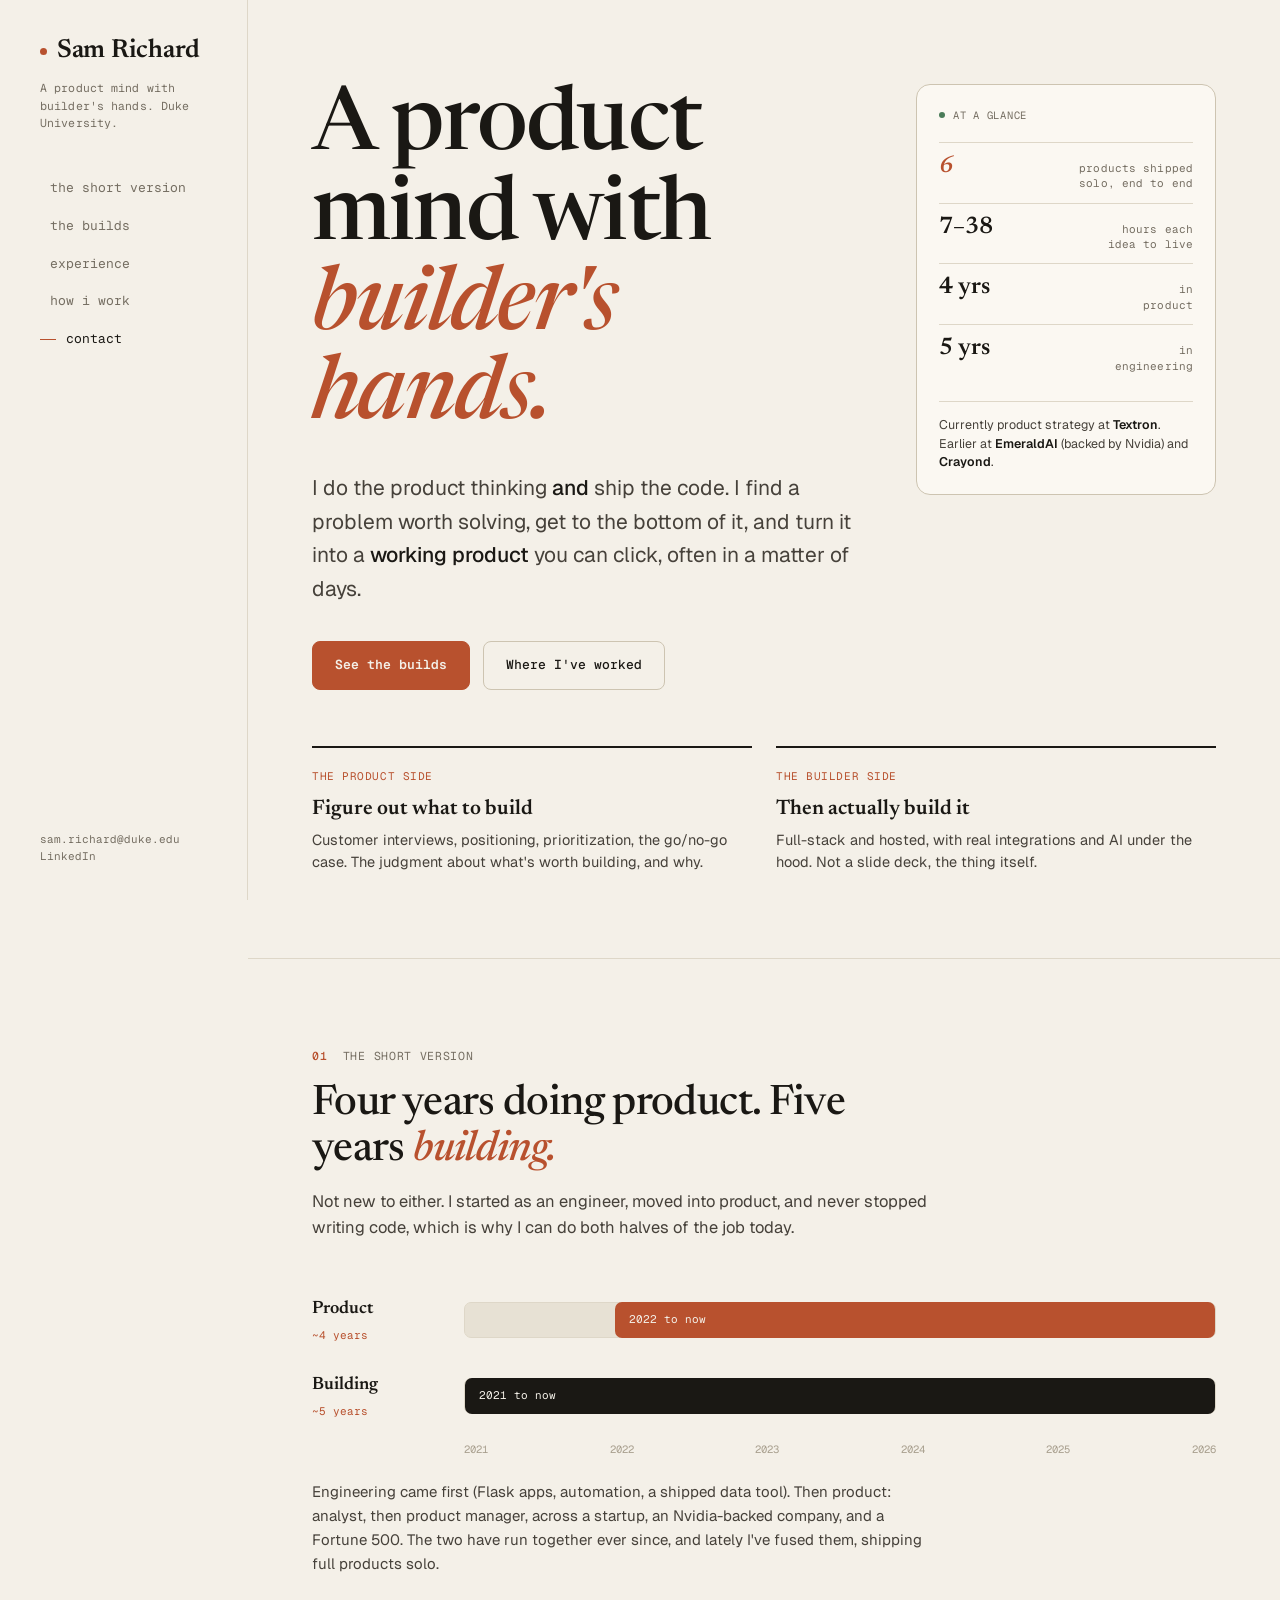
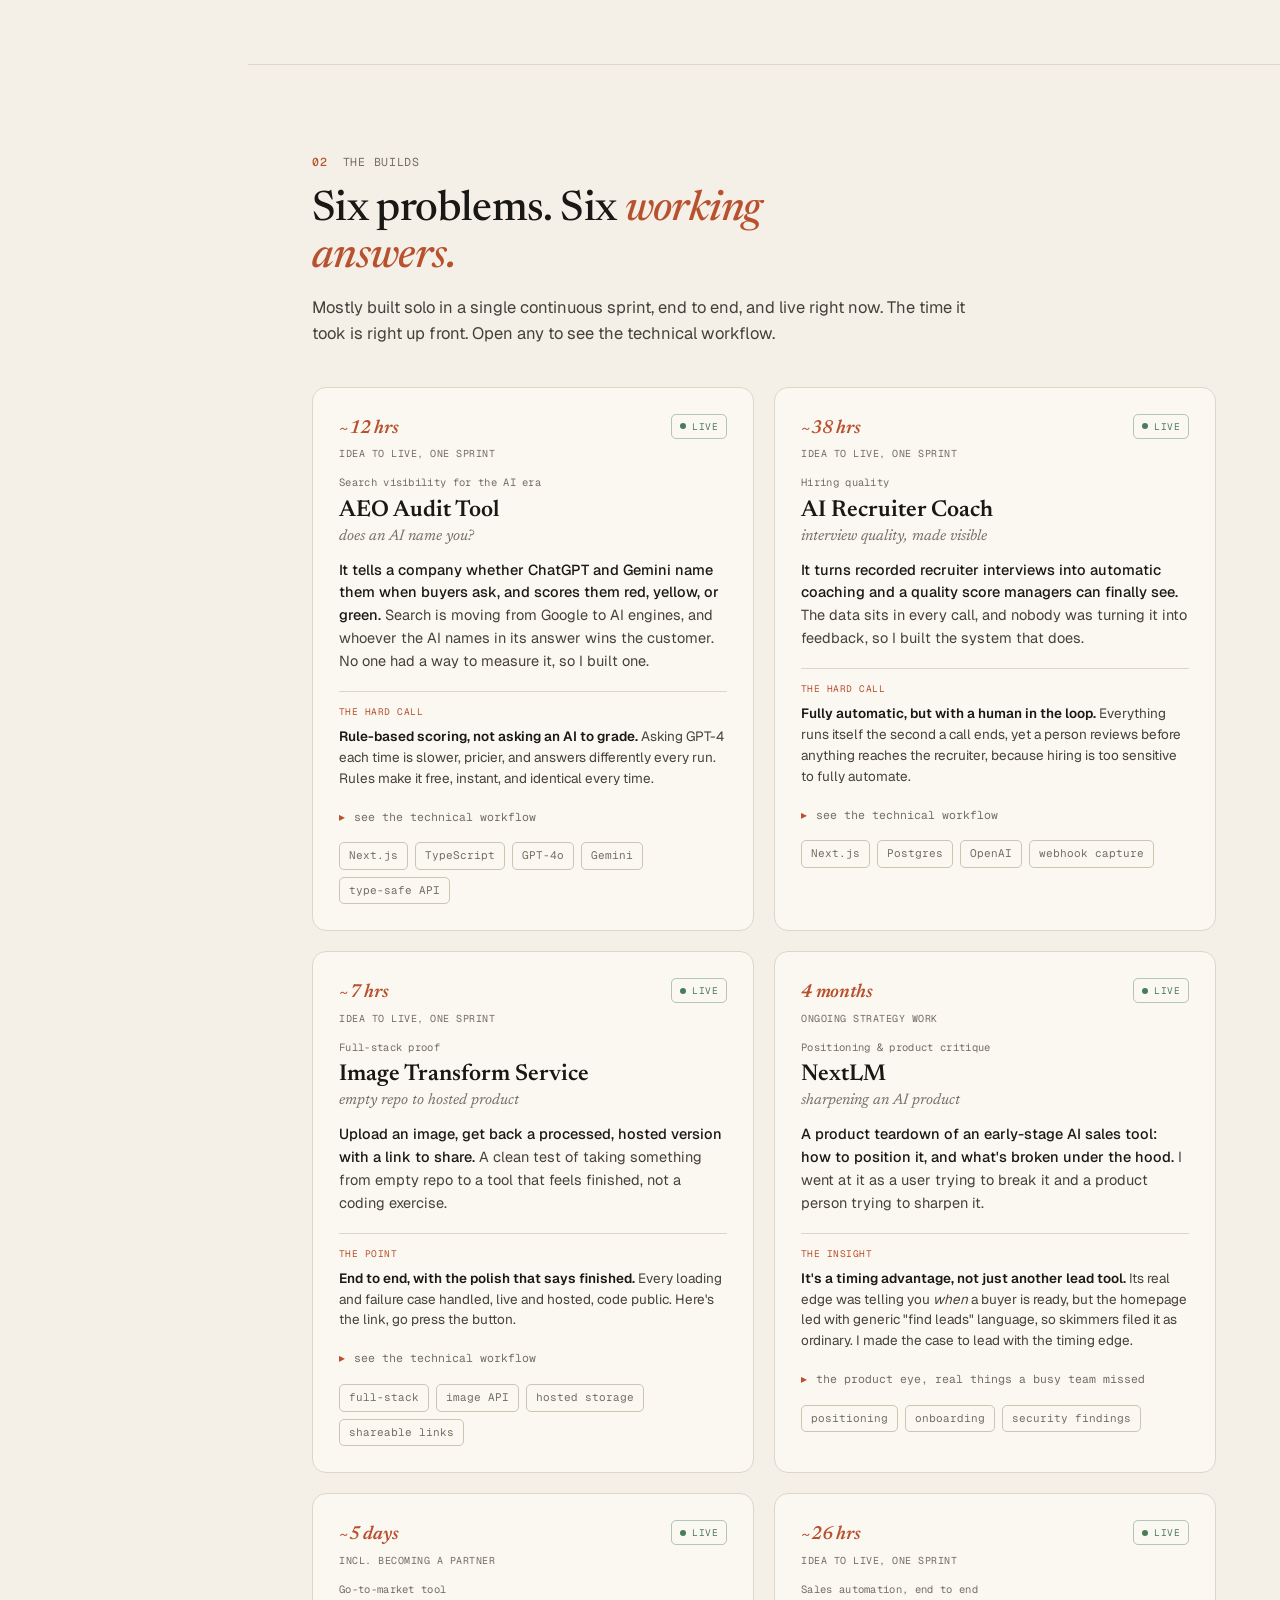
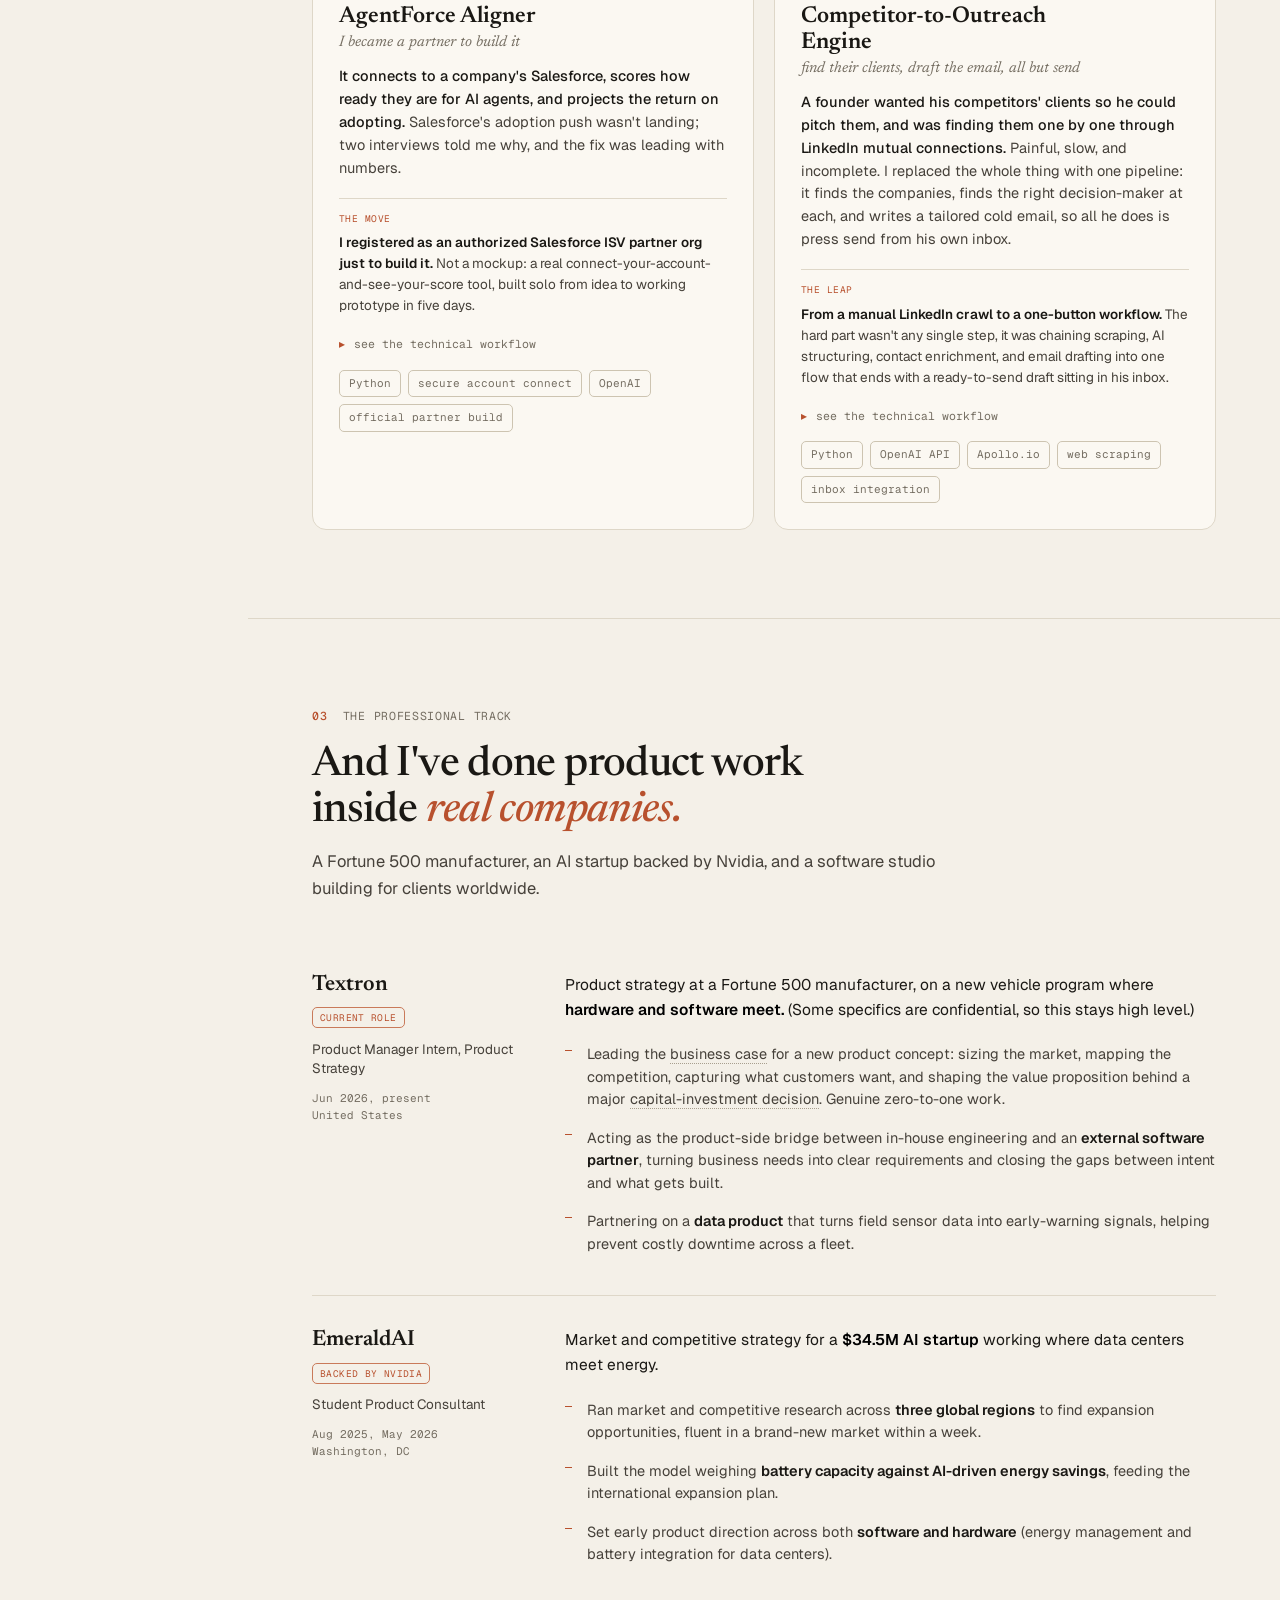
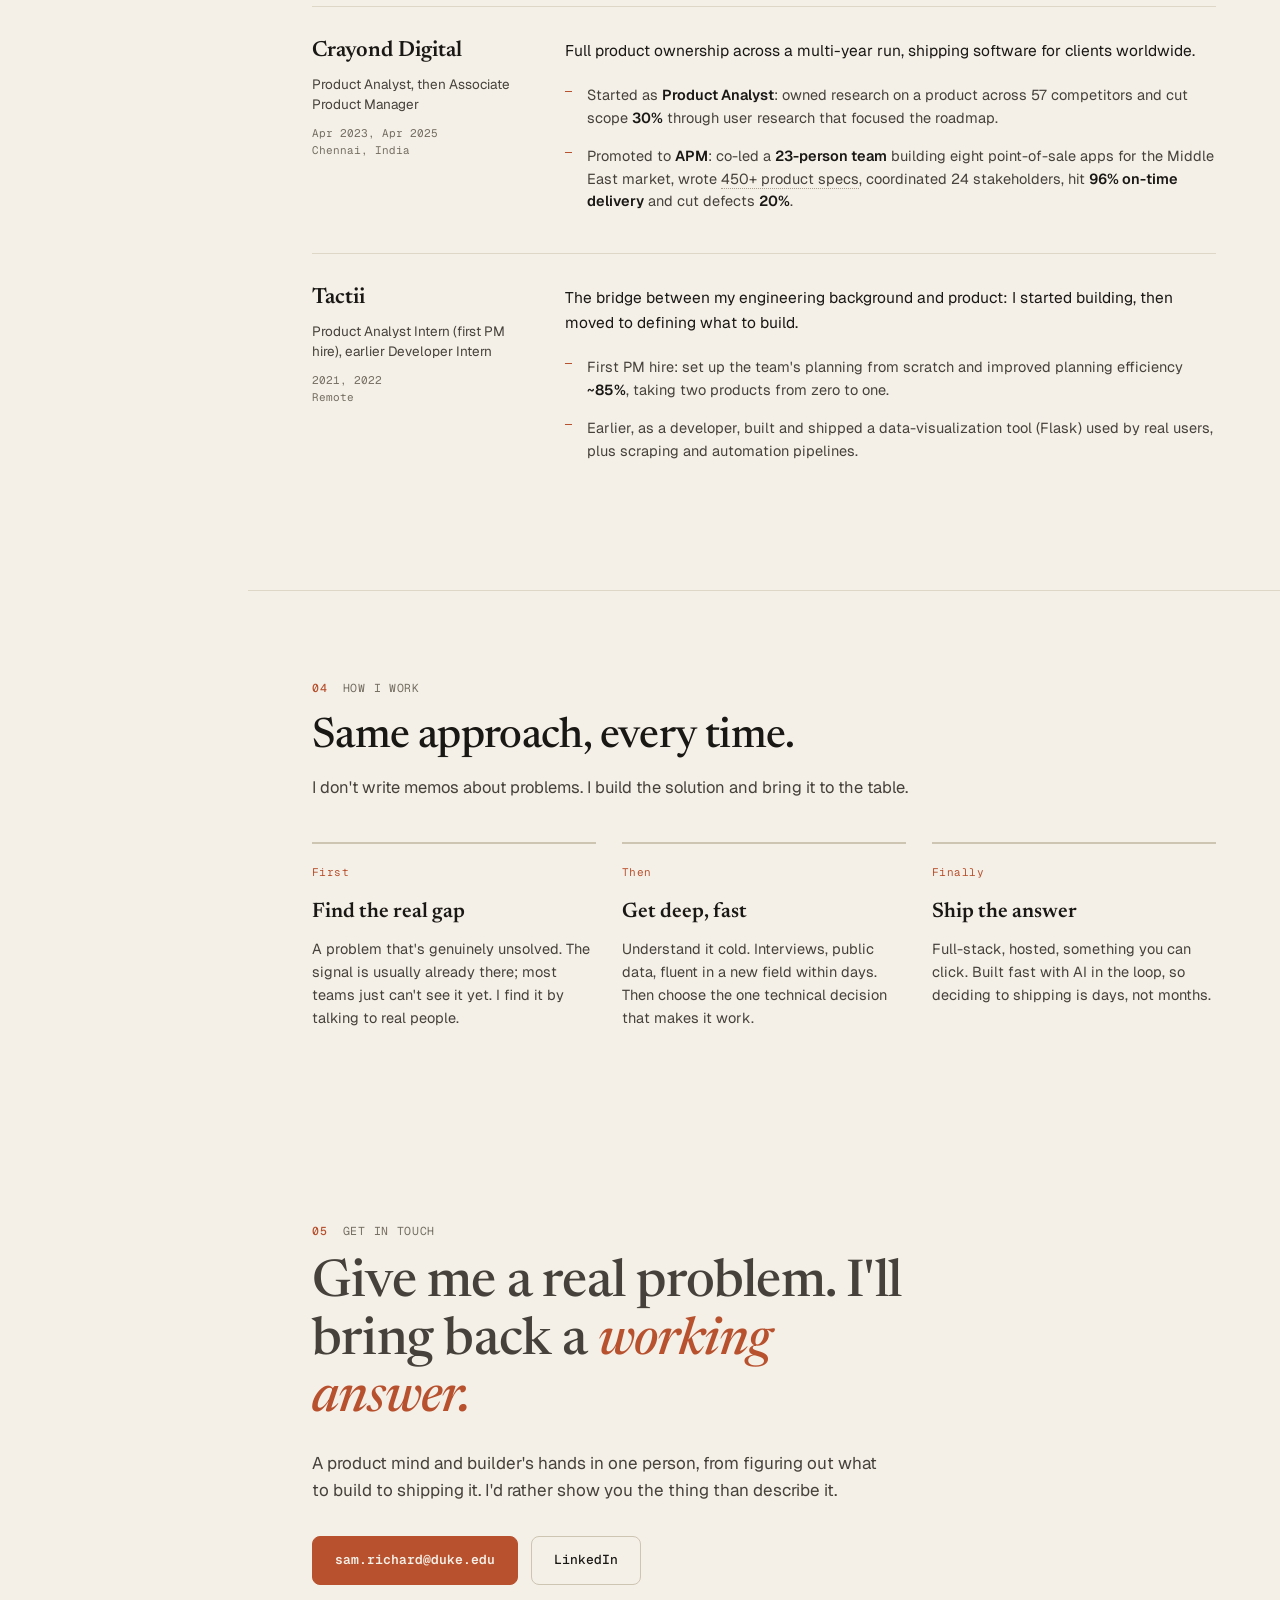
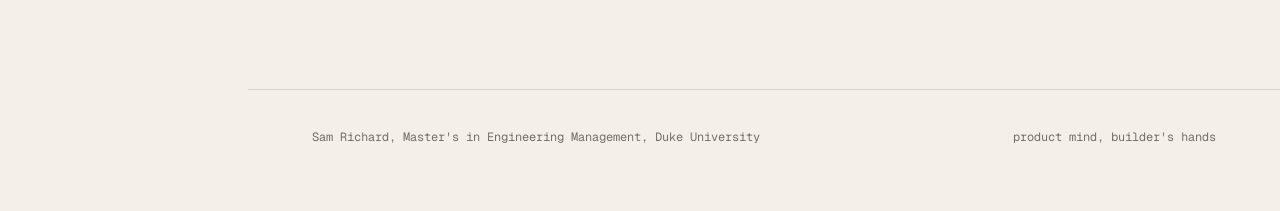
<file: index.html>
<!DOCTYPE html>
<html lang="en">
<head>
<meta charset="UTF-8" />
<meta name="viewport" content="width=device-width, initial-scale=1.0" />
<title>Sam Richard, product mind, builder's hands</title>
<link rel="icon" type="image/svg+xml" href="[data-uri]">
<meta name="description" content="Sam Richard, a product manager who builds. Six live products, shipped solo. Product strategy at Textron, EmeraldAI (backed by Nvidia), and Crayond.">
<link rel="preconnect" href="https://fonts.googleapis.com">
<link rel="preconnect" href="https://fonts.gstatic.com" crossorigin>
<link href="https://fonts.googleapis.com/css2?family=Newsreader:ital,opsz,wght@0,6..72,400;0,6..72,500;0,6..72,600;1,6..72,400;1,6..72,500&family=Geist:wght@300;400;450;500;600&family=Geist+Mono:wght@400;500&display=swap" rel="stylesheet">
<style>
  :root{
    /* warm paper ground, near-black ink, one accent */
    --paper:#F4F0E8;
    --paper-1:#EFEAE0;
    --paper-2:#E7E1D4;
    --card:#FBF8F2;
    --line:#DED7C8;
    --line-2:#CDC4B1;
    --ink:#1A1814;
    --ink-2:#46413A;
    --ink-3:#756E62;
    --ink-4:#A89F8E;
    /* the one accent: deep terracotta/sienna, warm but serious */
    --acc:#B8512E;
    --acc-2:#9C4426;
    --acc-soft:#C97A5A;
    --ok:#4A7C59;
    --serif:'Newsreader',Georgia,serif;
    --sans:'Geist',system-ui,sans-serif;
    --mono:'Geist Mono',ui-monospace,monospace;
  }
  *{box-sizing:border-box;margin:0;padding:0;}
  html{scroll-behavior:smooth;-webkit-text-size-adjust:100%;}
  body{background:var(--paper);color:var(--ink);font-family:var(--sans);font-weight:400;line-height:1.6;
    -webkit-font-smoothing:antialiased;overflow-x:hidden;}
  a{color:inherit;text-decoration:none;}
  ::selection{background:var(--acc);color:var(--paper);}

  /* shell: pinned left rail + wide content (Direction A) */
  .shell{display:grid;grid-template-columns:248px 1fr;max-width:1340px;margin:0 auto;}
  .rail{position:sticky;top:0;align-self:start;height:100vh;
    padding:38px 28px 34px 40px;border-right:1px solid var(--line);
    display:flex;flex-direction:column;}
  .rail .rname{font-family:var(--serif);font-size:26px;font-weight:600;letter-spacing:-.01em;line-height:1.05;display:flex;align-items:center;gap:10px;}
  .rail .rname .p{width:7px;height:7px;border-radius:50%;background:var(--acc);flex-shrink:0;}
  .rail .rtag{font-family:var(--mono);font-size:11.5px;color:var(--ink-3);line-height:1.5;margin-top:14px;letter-spacing:.01em;}
  .rail nav.rnav{margin-top:40px;display:flex;flex-direction:column;gap:3px;}
  .rail nav.rnav a{font-family:var(--mono);font-size:13px;color:var(--ink-3);padding:7px 0;transition:.18s;display:flex;align-items:center;gap:10px;}
  .rail nav.rnav a::before{content:"";width:0;height:1px;background:var(--acc);transition:.18s;}
  .rail nav.rnav a:hover,.rail nav.rnav a.active{color:var(--ink);}
  .rail nav.rnav a:hover::before,.rail nav.rnav a.active::before{width:16px;}
  .rail .rfoot{margin-top:auto;font-family:var(--mono);font-size:11px;color:var(--ink-4);line-height:1.6;}
  .rail .rfoot a{color:var(--ink-3);}.rail .rfoot a:hover{color:var(--acc);}

  .content{min-width:0;}
  .wrap{max-width:none;margin:0;padding:0 64px;}
  @media(max-width:980px){
    .shell{grid-template-columns:1fr;max-width:100%;}
    .rail{position:sticky;top:0;height:auto;flex-direction:row;align-items:center;justify-content:space-between;
      padding:0 24px;border-right:none;border-bottom:1px solid var(--line);z-index:40;
      backdrop-filter:blur(12px);background:rgba(244,240,232,.85);min-height:60px;}
    .rail .rtag,.rail .rfoot{display:none;}
    .rail .rname{font-size:19px;}
    .rail nav.rnav{margin-top:0;flex-direction:row;gap:20px;}
    .rail nav.rnav a::before{display:none;}
    .wrap{max-width:100%;padding:0 24px;}
  }
  @media(max-width:560px){.rail nav.rnav a:not(.cta){display:none;}}

  /* hero */
  .hero{padding:84px 0 84px;}
  .herotop{display:grid;grid-template-columns:1fr 300px;gap:48px;align-items:start;}
  .herotop .hleft{min-width:0;}
  @media(max-width:1040px){.herotop{grid-template-columns:1fr;gap:36px;}}

  /* at-a-glance card */
  .glance{border:1px solid var(--line-2);border-radius:14px;background:var(--card);padding:22px 22px;}
  .glance .gh{font-family:var(--mono);font-size:10.5px;letter-spacing:.07em;text-transform:uppercase;color:var(--ink-3);margin-bottom:18px;display:flex;align-items:center;gap:8px;}
  .glance .gh .live{width:6px;height:6px;border-radius:50%;background:var(--ok);}
  .grow{display:flex;justify-content:space-between;align-items:baseline;gap:14px;padding:11px 0;border-top:1px solid var(--line);}
  .grow:first-of-type{border-top:none;padding-top:0;}
  .grow .gnum{font-family:var(--serif);font-size:24px;font-weight:600;color:var(--ink);line-height:1;}
  .grow .gnum.acc{color:var(--acc);font-style:italic;}
  .grow .glab{font-family:var(--mono);font-size:11px;color:var(--ink-3);text-align:right;line-height:1.4;letter-spacing:.01em;}
  .glance .gfoot{margin-top:16px;padding-top:14px;border-top:1px solid var(--line);font-size:12.5px;color:var(--ink-2);line-height:1.5;}
  .glance .gfoot b{color:var(--ink);font-weight:600;}
  .kick{font-family:var(--mono);font-size:12px;letter-spacing:.06em;color:var(--ink-3);text-transform:uppercase;margin-bottom:28px;}
  h1.head{font-family:var(--serif);font-weight:500;font-size:clamp(46px,7.6vw,88px);line-height:1.02;
    letter-spacing:-.02em;margin-bottom:28px;max-width:16ch;}
  h1.head em{font-style:italic;color:var(--acc);font-weight:500;}
  .lede{font-size:clamp(17px,2.1vw,21px);color:var(--ink-2);max-width:52ch;line-height:1.6;margin-bottom:36px;}
  .lede b{color:var(--ink);font-weight:500;}
  .cta{display:flex;gap:13px;flex-wrap:wrap;}
  .btn{font-family:var(--mono);font-size:13px;font-weight:500;padding:13px 22px;border-radius:8px;
    border:1px solid var(--line-2);color:var(--ink);background:transparent;transition:.18s;display:inline-flex;gap:8px;align-items:center;}
  .btn:hover{border-color:var(--ink);}
  .btn.p{background:var(--acc);color:var(--paper);border-color:var(--acc);font-weight:600;}
  .btn.p:hover{background:var(--acc-2);}

  /* identity duo */
  .duo{margin-top:56px;display:grid;grid-template-columns:1fr 1fr;gap:24px;}
  .duo .d{padding-top:20px;border-top:2px solid var(--ink);}
  .duo .d .lab{font-family:var(--mono);font-size:11px;letter-spacing:.05em;text-transform:uppercase;color:var(--acc);margin-bottom:11px;}
  .duo .d h3{font-family:var(--serif);font-size:21px;font-weight:600;margin-bottom:7px;line-height:1.2;}
  .duo .d p{color:var(--ink-2);font-size:14.5px;line-height:1.55;}
  @media(max-width:600px){.duo{grid-template-columns:1fr;gap:28px;}}

  /* sections */
  section.S{padding:88px 0;border-top:1px solid var(--line);}
  .eye{font-family:var(--mono);font-size:11.5px;letter-spacing:.06em;text-transform:uppercase;color:var(--ink-3);margin-bottom:16px;}
  .eye b{color:var(--acc);font-weight:500;}
  .stt{font-family:var(--serif);font-size:clamp(28px,4vw,42px);line-height:1.1;letter-spacing:-.015em;margin-bottom:14px;max-width:22ch;font-weight:500;}
  .stt em{font-style:italic;color:var(--acc);}
  .ssub{color:var(--ink-2);max-width:60ch;font-size:16.5px;line-height:1.6;}

  /* builds, cut hard */
  .plist{margin-top:40px;display:grid;grid-template-columns:1fr 1fr;gap:20px;}
  .proj{padding:26px 26px;border:1px solid var(--line);border-radius:14px;background:var(--card);display:flex;flex-direction:column;}
  .proj:first-child{border-top:1px solid var(--line);}
  .phead{display:flex;justify-content:space-between;align-items:flex-start;gap:14px;margin-bottom:14px;}
  .phead .l{min-width:0;}
  .pcat{font-family:var(--mono);font-size:10.5px;color:var(--ink-3);letter-spacing:.03em;margin-bottom:7px;}
  .ptitle{font-family:var(--serif);font-size:23px;font-weight:600;line-height:1.12;}
  .ptitle .tag{display:block;font-style:italic;font-weight:400;color:var(--ink-3);font-size:.66em;margin-left:0;margin-top:4px;}
  .pstat{font-family:var(--mono);font-size:9.5px;letter-spacing:.05em;color:var(--ok);white-space:nowrap;
    border:1px solid rgba(74,124,89,.4);border-radius:5px;padding:4px 8px;display:inline-flex;gap:6px;align-items:center;flex-shrink:0;}
  .pstat .dot{width:6px;height:6px;border-radius:50%;background:var(--ok);}

  .spark{font-size:14.5px;line-height:1.58;color:var(--ink-2);margin-bottom:14px;max-width:none;}
  .spark b{color:var(--ink);font-weight:500;}
  .proofline{font-size:13.5px;line-height:1.55;color:var(--ink-2);max-width:none;display:flex;flex-direction:column;gap:6px;
    border-top:1px solid var(--line);padding-top:13px;margin-top:4px;}
  .proofline .k{font-family:var(--mono);font-size:9.5px;letter-spacing:.05em;text-transform:uppercase;color:var(--acc);white-space:nowrap;padding-top:0;flex-shrink:0;}
  .proofline b{color:var(--ink);font-weight:600;}
  @media(max-width:860px){.plist{grid-template-columns:1fr;}}

  details.more{margin-top:14px;}
  details.more summary{list-style:none;cursor:pointer;font-family:var(--mono);font-size:11.5px;color:var(--ink-3);display:inline-flex;gap:9px;align-items:center;user-select:none;transition:color .15s;}
  details.more summary:hover{color:var(--acc);}
  details.more summary::-webkit-details-marker{display:none;}
  details.more .car{color:var(--acc);transition:.2s;}details.more[open] .car{transform:rotate(90deg);}
  details.more .in{padding:14px 0 4px;max-width:none;}
  details.more ul{list-style:none;}
  details.more li{position:relative;padding:7px 0 7px 20px;color:var(--ink-2);font-size:14px;line-height:1.55;}
  details.more li::before{content:"";position:absolute;left:0;top:14px;width:7px;height:1px;background:var(--acc);}
  details.more li b{color:var(--ink);font-weight:500;}
  .chips{display:flex;flex-wrap:wrap;gap:7px;margin-top:14px;}
  .chip{font-family:var(--mono);font-size:11px;color:var(--ink-3);border:1px solid var(--line-2);border-radius:5px;padding:4px 9px;}

  /* experience */
  .xp{margin-top:40px;}
  .xrow{display:grid;grid-template-columns:215px 1fr;gap:38px;padding:32px 0;border-top:1px solid var(--line);}
  .xrow:first-child{border-top:none;}
  .xleft .co{font-family:var(--serif);font-size:22px;font-weight:600;line-height:1.15;}
  .xleft .b2{display:inline-block;font-family:var(--mono);font-size:9.5px;letter-spacing:.04em;color:var(--acc);
    border:1px solid var(--acc-soft);border-radius:5px;padding:2px 7px;margin-top:9px;}
  .xleft .role{color:var(--ink-2);font-size:13.5px;margin-top:11px;line-height:1.45;}
  .xleft .meta{font-family:var(--mono);font-size:11px;color:var(--ink-3);margin-top:11px;line-height:1.55;}
  .xright .desc{color:var(--ink);font-size:15.5px;line-height:1.6;margin-bottom:13px;}
  .xright .desc b{color:#000;font-weight:600;}
  .xright ul{list-style:none;}
  .xright li{position:relative;padding:8px 0 8px 22px;color:var(--ink-2);font-size:14.5px;line-height:1.55;}
  .xright li::before{content:"";position:absolute;left:0;top:15px;width:7px;height:1px;background:var(--acc);}
  .xright li b{color:var(--ink);font-weight:600;}
  @media(max-width:680px){.xrow{grid-template-columns:1fr;gap:14px;}}

  /* approach */
  .how{display:grid;grid-template-columns:repeat(3,1fr);gap:26px;margin-top:42px;}
  .hc{padding-top:20px;border-top:2px solid var(--line-2);}
  .hc .st{font-family:var(--mono);font-size:11px;color:var(--acc);letter-spacing:.04em;margin-bottom:14px;}
  .hc h4{font-family:var(--serif);font-size:21px;font-weight:600;margin-bottom:9px;}
  .hc p{color:var(--ink-2);font-size:14.5px;line-height:1.58;}
  @media(max-width:760px){.how{grid-template-columns:1fr;gap:28px;}}

  /* closer */
  .closer{padding:104px 0;}
  .closer .big{font-family:var(--serif);font-size:clamp(30px,4.6vw,52px);line-height:1.1;letter-spacing:-.015em;max-width:20ch;margin-bottom:22px;font-weight:500;}
  .closer .big em{font-style:italic;color:var(--acc);}
  .closer p{color:var(--ink-2);max-width:52ch;font-size:17px;line-height:1.6;margin-bottom:32px;}
  footer{padding:38px 0 64px;border-top:1px solid var(--line);}
  footer .wrap{display:flex;justify-content:space-between;flex-wrap:wrap;gap:12px;font-family:var(--mono);font-size:12px;color:var(--ink-3);}

  /* build-time metric lead */
  .buildtime{font-family:var(--mono);font-size:10px;letter-spacing:.04em;display:flex;flex-direction:column;gap:2px;margin-bottom:12px;}
  .buildtime .big{font-family:var(--serif);font-size:19px;font-weight:600;color:var(--acc);font-style:italic;letter-spacing:-.01em;}
  .buildtime .lbl{color:var(--ink-3);text-transform:uppercase;letter-spacing:.05em;}

  /* technical workflow inside 'more' */
  .wf{margin:4px 0;}
  .wf .wfh{font-family:var(--mono);font-size:10px;letter-spacing:.06em;text-transform:uppercase;color:var(--ink-3);margin-bottom:13px;}
  .wfstep{display:grid;grid-template-columns:22px 1fr;gap:13px;position:relative;padding-bottom:15px;}
  .wfstep:last-child{padding-bottom:0;}
  .wfstep .nn{font-family:var(--mono);font-size:11px;color:var(--acc);padding-top:1px;}
  .wfstep::before{content:"";position:absolute;left:6px;top:18px;bottom:0;width:1px;background:var(--line-2);}
  .wfstep:last-child::before{display:none;}
  .wfstep .wt{font-size:13.5px;line-height:1.52;color:var(--ink-2);}
  .wfstep .wt b{color:var(--ink);font-weight:600;}
  .wfstep .wt code{font-family:var(--mono);font-size:12px;background:var(--paper-2);padding:1px 5px;border-radius:4px;color:var(--ink);}

  /* product / builder timeline */
  .tl{margin-top:42px;}
  .tlrow{display:grid;grid-template-columns:128px 1fr;gap:24px;align-items:center;padding:13px 0;}
  .tlrow .tlab{font-family:var(--serif);font-size:18px;font-weight:600;}
  .tlrow .tlab .yr{display:block;font-family:var(--mono);font-size:11px;color:var(--acc);font-weight:400;margin-top:3px;}
  .tlbar{position:relative;height:36px;background:var(--paper-2);border:1px solid var(--line);border-radius:7px;}
  .tlfill{position:absolute;top:-1px;bottom:-1px;border-radius:7px;display:flex;align-items:center;padding:0 14px;
    font-family:var(--mono);font-size:11px;color:var(--paper);white-space:nowrap;}
  .tlfill.prod{background:var(--acc);}
  .tlfill.build{background:var(--ink);}
  .tlaxis{display:grid;grid-template-columns:128px 1fr;gap:24px;margin-top:8px;}
  .tlaxis .yrs{display:flex;justify-content:space-between;font-family:var(--mono);font-size:10.5px;color:var(--ink-4);}
  .tlnote{margin-top:22px;color:var(--ink-2);font-size:15px;line-height:1.6;max-width:62ch;}
  .tlnote b{color:var(--ink);font-weight:600;}
  @media(max-width:560px){.tlrow,.tlaxis{grid-template-columns:74px 1fr;gap:14px;}.tlrow .tlab{font-size:15px;}}

  /* jargon tooltip */
  .jt{border-bottom:1px dotted var(--ink-4);cursor:help;position:relative;}
  .jt .pop{position:absolute;bottom:140%;left:50%;transform:translateX(-50%) translateY(4px);
    background:var(--ink);color:var(--paper);border-radius:8px;padding:9px 12px;
    font-family:var(--sans);font-size:12.5px;line-height:1.45;width:230px;
    opacity:0;visibility:hidden;transition:.18s;z-index:20;box-shadow:0 12px 30px -10px rgba(0,0,0,.3);text-transform:none;letter-spacing:normal;font-weight:400;}
  .jt:hover .pop,.jt:focus .pop{opacity:1;visibility:visible;transform:translateX(-50%) translateY(0);}
  .jt .pop::after{content:"";position:absolute;top:100%;left:50%;transform:translateX(-50%);border:6px solid transparent;border-top-color:var(--ink);}

  .rv{opacity:0;transform:translateY(16px);transition:.7s cubic-bezier(.2,.7,.2,1);}
  .rv.in{opacity:1;transform:none;}
  @media(prefers-reduced-motion:reduce){.rv{opacity:1;transform:none;transition:none;}html{scroll-behavior:auto;}}
  :focus-visible{outline:2px solid var(--acc);outline-offset:3px;border-radius:4px;}
</style>
</head>
<body>

<div class="shell">

  <aside class="rail">
    <div class="rname"><span class="p"></span>Sam Richard</div>
    <div class="rtag">A product mind with builder's hands. Duke University.</div>
    <nav class="rnav">
      <a href="#timeline">the short version</a>
      <a href="#work">the builds</a>
      <a href="#experience">experience</a>
      <a href="#approach">how i work</a>
      <a class="cta" href="#contact">contact</a>
    </nav>
    <div class="rfoot">
      <a href="mailto:sam.richard@duke.edu">sam.richard@duke.edu</a><br>
      <a href="https://www.linkedin.com/in/sam-richard/" target="_blank" rel="noopener">LinkedIn</a>
    </div>
  </aside>

  <main class="content">

<header class="hero">
  <div class="wrap">
    <div class="herotop">
      <div class="hleft">
        <h1 class="head">A product mind with <em>builder's hands.</em></h1>
        <p class="lede">I do the product thinking <b>and</b> ship the code. I find a problem worth solving, get to the bottom of it, and turn it into a <b>working product</b> you can click, often in a matter of days.</p>
        <div class="cta">
          <a class="btn p" href="#work">See the builds</a>
          <a class="btn" href="#experience">Where I've worked</a>
        </div>
      </div>
      <aside class="glance">
        <div class="gh"><span class="live"></span>At a glance</div>
        <div class="grow"><span class="gnum acc">6</span><span class="glab">products shipped<br>solo, end to end</span></div>
        <div class="grow"><span class="gnum">7&ndash;38</span><span class="glab">hours each<br>idea to live</span></div>
        <div class="grow"><span class="gnum">4 yrs</span><span class="glab">in<br>product</span></div>
        <div class="grow"><span class="gnum">5 yrs</span><span class="glab">in<br>engineering</span></div>
        <div class="gfoot">Currently product strategy at <b>Textron</b>. Earlier at <b>EmeraldAI</b> (backed by Nvidia) and <b>Crayond</b>.</div>
      </aside>
    </div>
    <div class="duo">
      <div class="d">
        <div class="lab">The product side</div>
        <h3>Figure out what to build</h3>
        <p>Customer interviews, positioning, prioritization, the go/no-go case. The judgment about what's worth building, and why.</p>
      </div>
      <div class="d">
        <div class="lab">The builder side</div>
        <h3>Then actually build it</h3>
        <p>Full-stack and hosted, with real integrations and AI under the hood. Not a slide deck, the thing itself.</p>
      </div>
    </div>
  </div>
</header>

<!-- TIMELINE -->
<section class="S" id="timeline">
  <div class="wrap">
    <div class="eye"><b>01</b> &nbsp;The short version</div>
    <h2 class="stt rv">Four years doing product. Five years <em>building.</em></h2>
    <p class="ssub rv">Not new to either. I started as an engineer, moved into product, and never stopped writing code, which is why I can do both halves of the job today.</p>
    <div class="tl rv">
      <div class="tlrow">
        <div class="tlab">Product<span class="yr">~4 years</span></div>
        <div class="tlbar"><div class="tlfill prod" style="left:20%;right:0;">2022 to now</div></div>
      </div>
      <div class="tlrow">
        <div class="tlab">Building<span class="yr">~5 years</span></div>
        <div class="tlbar"><div class="tlfill build" style="left:0;right:0;">2021 to now</div></div>
      </div>
      <div class="tlaxis">
        <div></div>
        <div class="yrs"><span>2021</span><span>2022</span><span>2023</span><span>2024</span><span>2025</span><span>2026</span></div>
      </div>
    </div>
    <p class="tlnote rv">Engineering came first (Flask apps, automation, a shipped data tool). Then product: analyst, then product manager, across a startup, an Nvidia-backed company, and a Fortune 500. The two have run together ever since, and lately I've fused them, shipping full products solo.</p>
  </div>
</section>

<!-- BUILDS -->
<section class="S" id="work">
  <div class="wrap">
    <div class="eye"><b>02</b> &nbsp;The builds</div>
    <h2 class="stt rv">Six problems. Six <em>working answers.</em></h2>
    <p class="ssub rv">Mostly built solo in a single continuous sprint, end to end, and live right now. The time it took is right up front. Open any to see the technical workflow.</p>

    <div class="plist">

      <div class="proj rv">
        <div class="phead">
          <div class="l">
            <div class="buildtime"><span class="big">~12 hrs</span><span class="lbl">idea to live, one sprint</span></div>
            <div class="pcat">Search visibility for the AI era</div>
            <div class="ptitle">AEO Audit Tool<span class="tag">does an AI name you?</span></div>
          </div>
          <span class="pstat"><span class="dot"></span>LIVE</span>
        </div>
        <p class="spark"><b>It tells a company whether ChatGPT and Gemini name them when buyers ask, and scores them red, yellow, or green.</b> Search is moving from Google to AI engines, and whoever the AI names in its answer wins the customer. No one had a way to measure it, so I built one.</p>
        <p class="proofline"><span class="k">The hard call</span><span><b>Rule-based scoring, not asking an AI to grade.</b> Asking GPT-4 each time is slower, pricier, and answers differently every run. Rules make it free, instant, and identical every time.</span></p>
        <details class="more"><summary><span class="car">&#9656;</span>see the technical workflow</summary><div class="in">
          <div class="wf">
            <div class="wfh">How a scan runs, end to end</div>
            <div class="wfstep"><span class="nn">01</span><span class="wt"><b>Take a real buying question</b> like "best office space platform in SF" and fan it out to both AI engines at once.</span></div>
            <div class="wfstep"><span class="nn">02</span><span class="wt"><b>Call GPT-4o and Gemini in parallel,</b> each with live web access, so total time is the slower of the two (~8s), not the sum (~16s).</span></div>
            <div class="wfstep"><span class="nn">03</span><span class="wt"><b>Score each answer with rules,</b> matching company names, addresses, and pricing against curated lists and patterns. Zero AI cost, millisecond result, identical every run.</span></div>
            <div class="wfstep"><span class="nn">04</span><span class="wt"><b>Parse the page's hidden <span class="jt">structured data<span class="pop">The machine-readable labels in a page's code that tell an AI what a business is and sells. Most sites get this wrong.</span></span></b> from raw HTML, tolerating broken markup instead of crashing, to see what an AI engine can actually read.</span></div>
            <div class="wfstep"><span class="nn">05</span><span class="wt"><b>Return a red / yellow / green scoreboard</b> plus the exact <code>&lt;head&gt;</code> code snippet to fix what's missing.</span></div>
          </div>
        </div></details>
        <div class="chips"><span class="chip">Next.js</span><span class="chip">TypeScript</span><span class="chip">GPT-4o</span><span class="chip">Gemini</span><span class="chip">type-safe API</span></div>
      </div>

      <div class="proj rv">
        <div class="phead">
          <div class="l">
            <div class="buildtime"><span class="big">~38 hrs</span><span class="lbl">idea to live, one sprint</span></div>
            <div class="pcat">Hiring quality</div>
            <div class="ptitle">AI Recruiter Coach<span class="tag">interview quality, made visible</span></div>
          </div>
          <span class="pstat"><span class="dot"></span>LIVE</span>
        </div>
        <p class="spark"><b>It turns recorded recruiter interviews into automatic coaching and a quality score managers can finally see.</b> The data sits in every call, and nobody was turning it into feedback, so I built the system that does.</p>
        <p class="proofline"><span class="k">The hard call</span><span><b>Fully automatic, but with a human in the loop.</b> Everything runs itself the second a call ends, yet a person reviews before anything reaches the recruiter, because hiring is too sensitive to fully automate.</span></p>
        <details class="more"><summary><span class="car">&#9656;</span>see the technical workflow</summary><div class="in">
          <div class="wf">
            <div class="wfh">From finished call to coaching</div>
            <div class="wfstep"><span class="nn">01</span><span class="wt"><b>A call ends and fires a webhook,</b> so the system reacts instantly with no manual upload.</span></div>
            <div class="wfstep"><span class="nn">02</span><span class="wt"><b>Pull the recording and transcribe it,</b> storing a timestamped transcript.</span></div>
            <div class="wfstep"><span class="nn">03</span><span class="wt"><b>Run an AI evaluation</b> for an interview score, strengths, and improvement areas, and flag any sensitive or non-compliant questions.</span></div>
            <div class="wfstep"><span class="nn">04</span><span class="wt"><b>Route to the hiring lead to review</b> before the recruiter sees it, then track how each recruiter improves over time.</span></div>
          </div>
        </div></details>
        <div class="chips"><span class="chip">Next.js</span><span class="chip">Postgres</span><span class="chip">OpenAI</span><span class="chip">webhook capture</span></div>
      </div>

      <div class="proj rv">
        <div class="phead">
          <div class="l">
            <div class="buildtime"><span class="big">~7 hrs</span><span class="lbl">idea to live, one sprint</span></div>
            <div class="pcat">Full-stack proof</div>
            <div class="ptitle">Image Transform Service<span class="tag">empty repo to hosted product</span></div>
          </div>
          <span class="pstat"><span class="dot"></span>LIVE</span>
        </div>
        <p class="spark"><b>Upload an image, get back a processed, hosted version with a link to share.</b> A clean test of taking something from empty repo to a tool that feels finished, not a coding exercise.</p>
        <p class="proofline"><span class="k">The point</span><span><b>End to end, with the polish that says finished.</b> Every loading and failure case handled, live and hosted, code public. Here's the link, go press the button.</span></p>
        <details class="more"><summary><span class="car">&#9656;</span>see the technical workflow</summary><div class="in">
          <div class="wf">
            <div class="wfh">Upload to shareable link</div>
            <div class="wfstep"><span class="nn">01</span><span class="wt"><b>Accept an image</b> (PNG, JPEG, or WEBP) with clear progress feedback.</span></div>
            <div class="wfstep"><span class="nn">02</span><span class="wt"><b>Run the pipeline:</b> automatic background removal, then a transform.</span></div>
            <div class="wfstep"><span class="nn">03</span><span class="wt"><b>Host the result and return a shareable URL,</b> with the option to regenerate, swap, or delete in-app.</span></div>
          </div>
        </div></details>
        <div class="chips"><span class="chip">full-stack</span><span class="chip">image API</span><span class="chip">hosted storage</span><span class="chip">shareable links</span></div>
      </div>

      <div class="proj rv">
        <div class="phead">
          <div class="l">
            <div class="buildtime"><span class="big">4 months</span><span class="lbl">ongoing strategy work</span></div>
            <div class="pcat">Positioning &amp; product critique</div>
            <div class="ptitle">NextLM<span class="tag">sharpening an AI product</span></div>
          </div>
          <span class="pstat"><span class="dot"></span>LIVE</span>
        </div>
        <p class="spark"><b>A product teardown of an early-stage AI sales tool: how to position it, and what's broken under the hood.</b> I went at it as a user trying to break it and a product person trying to sharpen it.</p>
        <p class="proofline"><span class="k">The insight</span><span><b>It's a timing advantage, not just another lead tool.</b> Its real edge was telling you <i>when</i> a buyer is ready, but the homepage led with generic "find leads" language, so skimmers filed it as ordinary. I made the case to lead with the timing edge.</span></p>
        <details class="more"><summary><span class="car">&#9656;</span>the product eye, real things a busy team missed</summary><div class="in"><ul>
          <li><b>Gated data leaking</b> out through an export path.</li>
          <li><b>A login flow reporting success</b> for email addresses that were never registered.</li>
          <li><b>Data that claimed to be current</b> but didn't match reality, all found by using the product carefully and writing it up clearly.</li>
        </ul></div></details>
        <div class="chips"><span class="chip">positioning</span><span class="chip">onboarding</span><span class="chip">security findings</span></div>
      </div>

      <div class="proj rv">
        <div class="phead">
          <div class="l">
            <div class="buildtime"><span class="big">~5 days</span><span class="lbl">incl. becoming a partner</span></div>
            <div class="pcat">Go-to-market tool</div>
            <div class="ptitle">AgentForce Aligner<span class="tag">I became a partner to build it</span></div>
          </div>
          <span class="pstat"><span class="dot"></span>LIVE</span>
        </div>
        <p class="spark"><b>It connects to a company's Salesforce, scores how ready they are for AI agents, and projects the return on adopting.</b> Salesforce's adoption push wasn't landing; two interviews told me why, and the fix was leading with numbers.</p>
        <p class="proofline"><span class="k">The move</span><span><b>I registered as an authorized Salesforce ISV partner org just to build it.</b> Not a mockup: a real connect-your-account-and-see-your-score tool, built solo from idea to working prototype in five days.</span></p>
        <details class="more"><summary><span class="car">&#9656;</span>see the technical workflow</summary><div class="in">
          <div class="wf">
            <div class="wfh">Connect to ROI projection</div>
            <div class="wfstep"><span class="nn">01</span><span class="wt"><b>A rep connects the company's Salesforce</b> with a secure account link in seconds.</span></div>
            <div class="wfstep"><span class="nn">02</span><span class="wt"><b>Read the org's data and score readiness,</b> surfacing exactly what's too messy for the AI to perform on.</span></div>
            <div class="wfstep"><span class="nn">03</span><span class="wt"><b>List the specific fixes</b> that would make the AI agents shine, then <b>project the ROI</b> of adopting so the decision leads with numbers.</span></div>
          </div>
        </div></details>
        <div class="chips"><span class="chip">Python</span><span class="chip">secure account connect</span><span class="chip">OpenAI</span><span class="chip">official partner build</span></div>
      </div>

      <div class="proj rv">
        <div class="phead">
          <div class="l">
            <div class="buildtime"><span class="big">~26 hrs</span><span class="lbl">idea to live, one sprint</span></div>
            <div class="pcat">Sales automation, end to end</div>
            <div class="ptitle">Competitor-to-Outreach Engine<span class="tag">find their clients, draft the email, all but send</span></div>
          </div>
          <span class="pstat"><span class="dot"></span>LIVE</span>
        </div>
        <p class="spark"><b>A founder wanted his competitors' clients so he could pitch them, and was finding them one by one through LinkedIn mutual connections.</b> Painful, slow, and incomplete. I replaced the whole thing with one pipeline: it finds the companies, finds the right decision-maker at each, and writes a tailored cold email, so all he does is press send from his own inbox.</p>
        <p class="proofline"><span class="k">The leap</span><span><b>From a manual LinkedIn crawl to a one-button workflow.</b> The hard part wasn't any single step, it was chaining scraping, AI structuring, contact enrichment, and email drafting into one flow that ends with a ready-to-send draft sitting in his inbox.</span></p>
        <details class="more"><summary><span class="car">&#9656;</span>see the technical workflow</summary><div class="in">
          <div class="wf">
            <div class="wfh">Competitor name to ready-to-send email</div>
            <div class="wfstep"><span class="nn">01</span><span class="wt"><b>Crawl a competitor's site and public footprint</b> and pull the raw content that hints at who their clients are.</span></div>
            <div class="wfstep"><span class="nn">02</span><span class="wt"><b>Use the OpenAI API to structure the mess</b> into clean target-company records, the step that turns scattered HTML into a real list.</span></div>
            <div class="wfstep"><span class="nn">03</span><span class="wt"><b>Find the right decision-maker with Apollo,</b> enriching each company with the exact person, their title, and a verified work email.</span></div>
            <div class="wfstep"><span class="nn">04</span><span class="wt"><b>Generate a tailored cold email per contact</b> with the OpenAI API, written to the specific person and company, not a template blast.</span></div>
            <div class="wfstep"><span class="nn">05</span><span class="wt"><b>Drop each draft straight into his inbox,</b> addressed and ready. The only human step left is pressing send.</span></div>
          </div>
        </div></details>
        <div class="chips"><span class="chip">Python</span><span class="chip">OpenAI API</span><span class="chip">Apollo.io</span><span class="chip">web scraping</span><span class="chip">inbox integration</span></div>
      </div>

    </div>
  </div>
</section>

<!-- EXPERIENCE -->
<section class="S" id="experience">
  <div class="wrap">
    <div class="eye"><b>03</b> &nbsp;The professional track</div>
    <h2 class="stt rv">And I've done product work inside <em>real companies.</em></h2>
    <p class="ssub rv">A Fortune 500 manufacturer, an AI startup backed by Nvidia, and a software studio building for clients worldwide.</p>

    <div class="xp">
      <div class="xrow rv">
        <div class="xleft">
          <div class="co">Textron</div>
          <div class="b2">CURRENT ROLE</div>
          <div class="role">Product Manager Intern, Product Strategy</div>
          <div class="meta">Jun 2026, present<br>United States</div>
        </div>
        <div class="xright">
          <p class="desc">Product strategy at a Fortune 500 manufacturer, on a new vehicle program where <b>hardware and software meet.</b> (Some specifics are confidential, so this stays high level.)</p>
          <ul>
            <li>Leading the <span class="jt">business case<span class="pop">A structured argument for whether the company should invest in building a product: market, competition, what customers want, and whether the numbers justify it.</span></span> for a new product concept: sizing the market, mapping the competition, capturing what customers want, and shaping the value proposition behind a major <span class="jt">capital-investment decision<span class="pop">Whether the company commits significant money to develop the product. The kind of call that needs evidence, not a hunch.</span></span>. Genuine zero-to-one work.</li>
            <li>Acting as the product-side bridge between in-house engineering and an <b>external software partner</b>, turning business needs into clear requirements and closing the gaps between intent and what gets built.</li>
            <li>Partnering on a <b>data product</b> that turns field sensor data into early-warning signals, helping prevent costly downtime across a fleet.</li>
          </ul>
        </div>
      </div>

      <div class="xrow rv">
        <div class="xleft">
          <div class="co">EmeraldAI</div>
          <div class="b2">BACKED BY NVIDIA</div>
          <div class="role">Student Product Consultant</div>
          <div class="meta">Aug 2025, May 2026<br>Washington, DC</div>
        </div>
        <div class="xright">
          <p class="desc">Market and competitive strategy for a <b>$34.5M AI startup</b> working where data centers meet energy.</p>
          <ul>
            <li>Ran market and competitive research across <b>three global regions</b> to find expansion opportunities, fluent in a brand-new market within a week.</li>
            <li>Built the model weighing <b>battery capacity against AI-driven energy savings</b>, feeding the international expansion plan.</li>
            <li>Set early product direction across both <b>software and hardware</b> (energy management and battery integration for data centers).</li>
          </ul>
        </div>
      </div>

      <div class="xrow rv">
        <div class="xleft">
          <div class="co">Crayond Digital</div>
          <div class="role">Product Analyst, then Associate Product Manager</div>
          <div class="meta">Apr 2023, Apr 2025<br>Chennai, India</div>
        </div>
        <div class="xright">
          <p class="desc">Full product ownership across a multi-year run, shipping software for clients worldwide.</p>
          <ul>
            <li>Started as <b>Product Analyst</b>: owned research on a product across 57 competitors and cut scope <b>30%</b> through user research that focused the roadmap.</li>
            <li>Promoted to <b>APM</b>: co-led a <b>23-person team</b> building eight point-of-sale apps for the Middle East market, wrote <span class="jt">450+ product specs<span class="pop">PRDs, BRDs, and MRDs: the documents that define what gets built, why, and for whom. The blueprints engineering works from.</span></span>, coordinated 24 stakeholders, hit <b>96% on-time delivery</b> and cut defects <b>20%</b>.</li>
          </ul>
        </div>
      </div>

      <div class="xrow rv">
        <div class="xleft">
          <div class="co">Tactii</div>
          <div class="role">Product Analyst Intern (first PM hire), earlier Developer Intern</div>
          <div class="meta">2021, 2022<br>Remote</div>
        </div>
        <div class="xright">
          <p class="desc">The bridge between my engineering background and product: I started building, then moved to defining what to build.</p>
          <ul>
            <li>First PM hire: set up the team's planning from scratch and improved planning efficiency <b>~85%</b>, taking two products from zero to one.</li>
            <li>Earlier, as a developer, built and shipped a data-visualization tool (Flask) used by real users, plus scraping and automation pipelines.</li>
          </ul>
        </div>
      </div>
    </div>
  </div>
</section>

<!-- APPROACH -->
<section class="S" id="approach">
  <div class="wrap">
    <div class="eye"><b>04</b> &nbsp;How I work</div>
    <h2 class="stt rv">Same approach, every time.</h2>
    <p class="ssub rv">I don't write memos about problems. I build the solution and bring it to the table.</p>
    <div class="how">
      <div class="hc rv"><div class="st">First</div><h4>Find the real gap</h4><p>A problem that's genuinely unsolved. The signal is usually already there; most teams just can't see it yet. I find it by talking to real people.</p></div>
      <div class="hc rv"><div class="st">Then</div><h4>Get deep, fast</h4><p>Understand it cold. Interviews, public data, fluent in a new field within days. Then choose the one technical decision that makes it work.</p></div>
      <div class="hc rv"><div class="st">Finally</div><h4>Ship the answer</h4><p>Full-stack, hosted, something you can click. Built fast with AI in the loop, so deciding to shipping is days, not months.</p></div>
    </div>
  </div>
</section>

<!-- CLOSER -->
<section class="closer" id="contact">
  <div class="wrap">
    <div class="eye"><b>05</b> &nbsp;Get in touch</div>
    <p class="big rv">Give me a real problem. I'll bring back a <em>working answer.</em></p>
    <p class="rv">A product mind and builder's hands in one person, from figuring out what to build to shipping it. I'd rather show you the thing than describe it.</p>
    <div class="cta rv">
      <a class="btn p" href="mailto:sam.richard@duke.edu">sam.richard@duke.edu</a>
      <a class="btn" href="https://www.linkedin.com/in/sam-richard/" target="_blank" rel="noopener">LinkedIn</a>
    </div>
  </div>
</section>

<footer><div class="wrap"><span>Sam Richard, Master's in Engineering Management, Duke University</span><span>product mind, builder's hands</span></div></footer>

  </main>
</div>

<script>
  const io=new IntersectionObserver((es)=>{es.forEach(e=>{if(e.isIntersecting){e.target.classList.add('in');io.unobserve(e.target);}})},{threshold:.1});
  document.querySelectorAll('.rv').forEach(el=>io.observe(el));

  // active section highlight in rail
  const navlinks=[...document.querySelectorAll('.rnav a')];
  const secIds=navlinks.map(a=>a.getAttribute('href')).filter(h=>h&&h.startsWith('#')).map(h=>h.slice(1));
  const secs=secIds.map(id=>document.getElementById(id)).filter(Boolean);
  const spy=new IntersectionObserver((es)=>{
    es.forEach(e=>{
      if(e.isIntersecting){
        navlinks.forEach(a=>a.classList.remove('active'));
        const link=navlinks.find(a=>a.getAttribute('href')==='#'+e.target.id);
        if(link)link.classList.add('active');
      }
    });
  },{rootMargin:'-45% 0px -50% 0px'});
  secs.forEach(s=>spy.observe(s));
  document.querySelectorAll('.jt').forEach(el=>el.setAttribute('tabindex','0'));
</script>
</body>
</html>
</file>
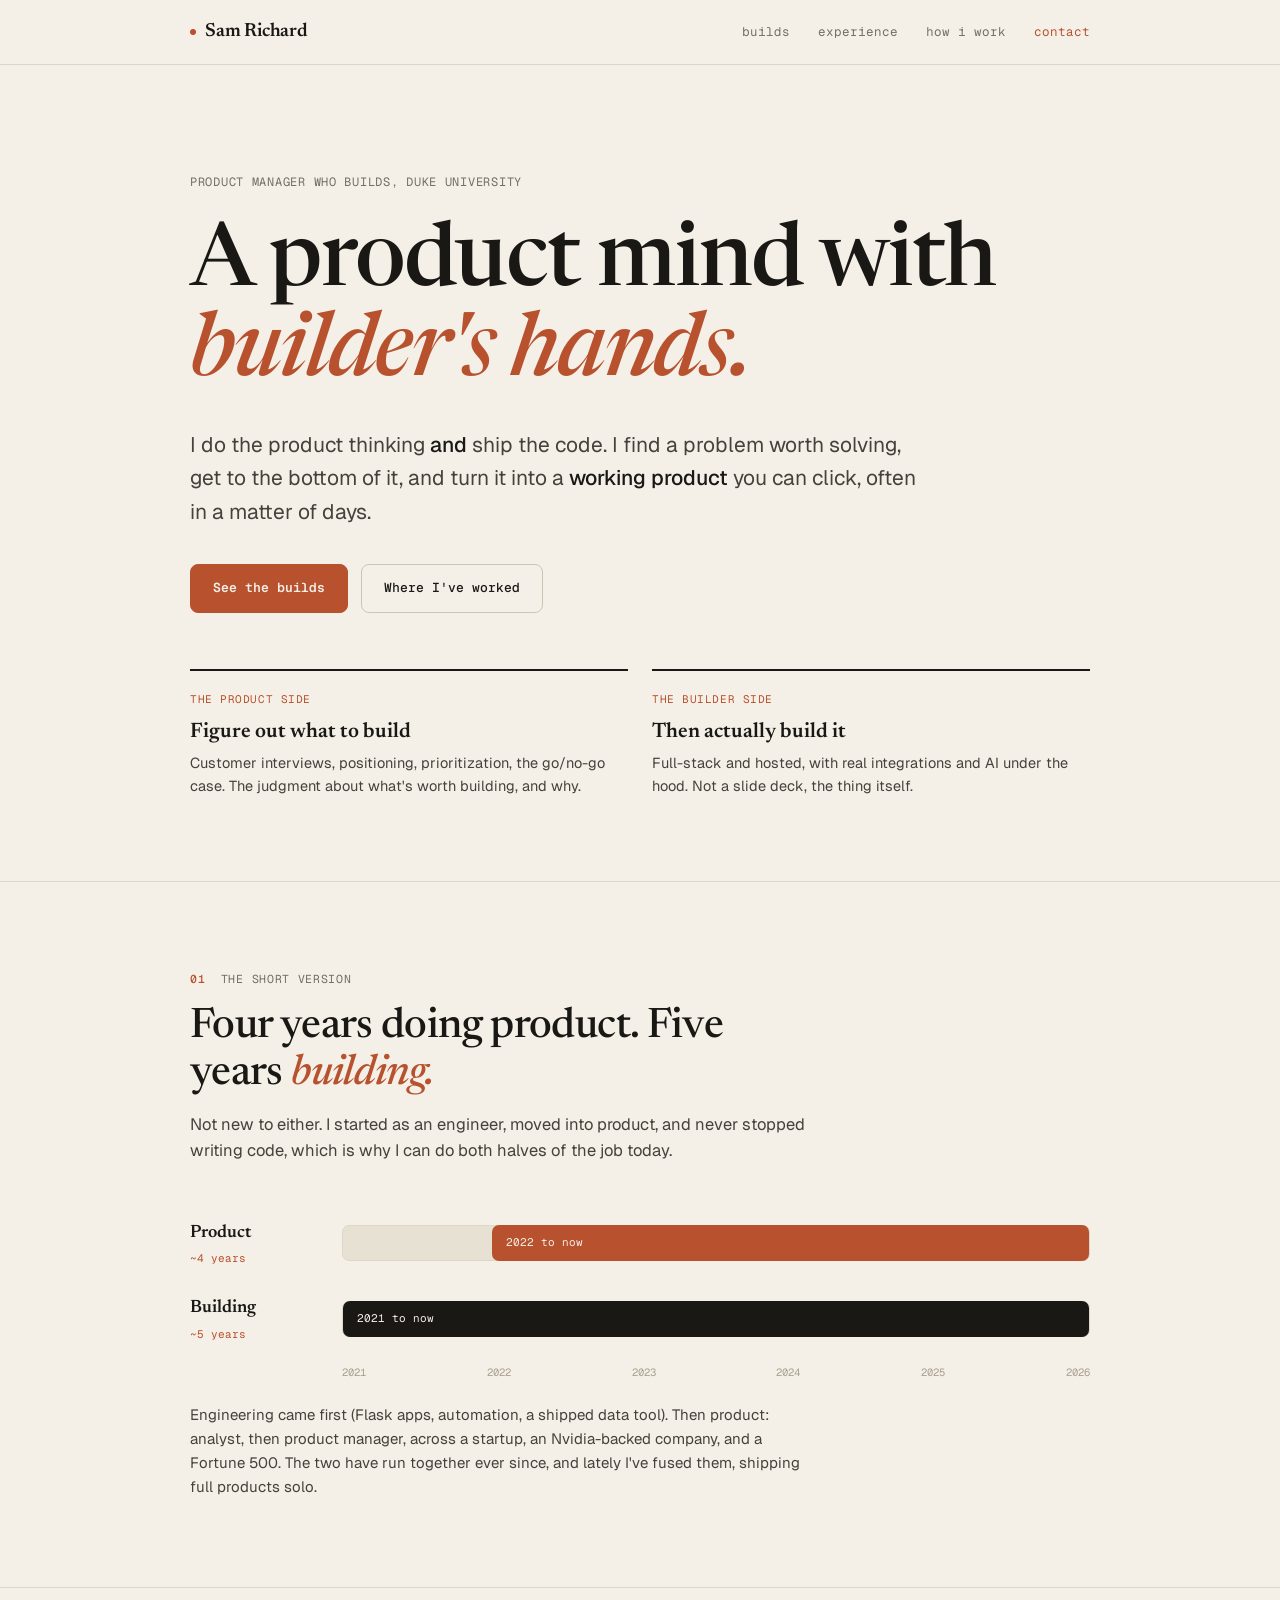
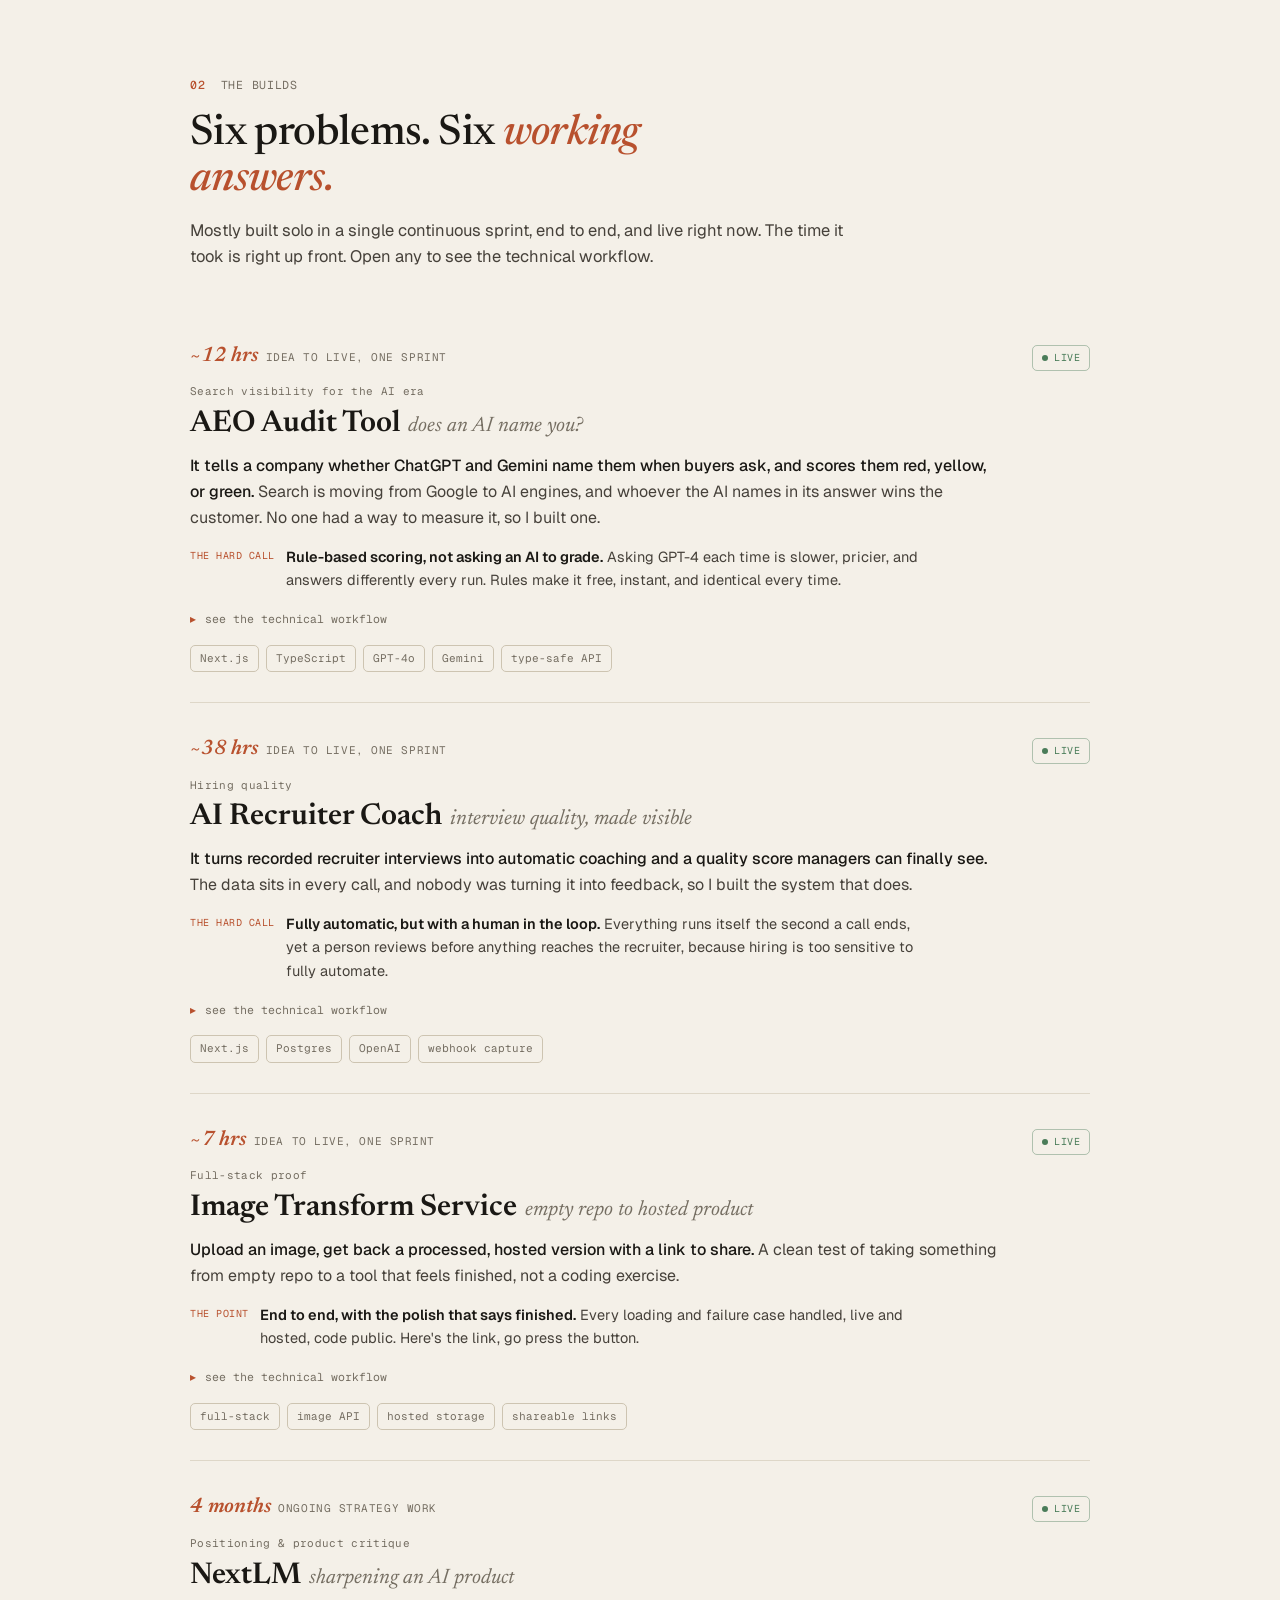
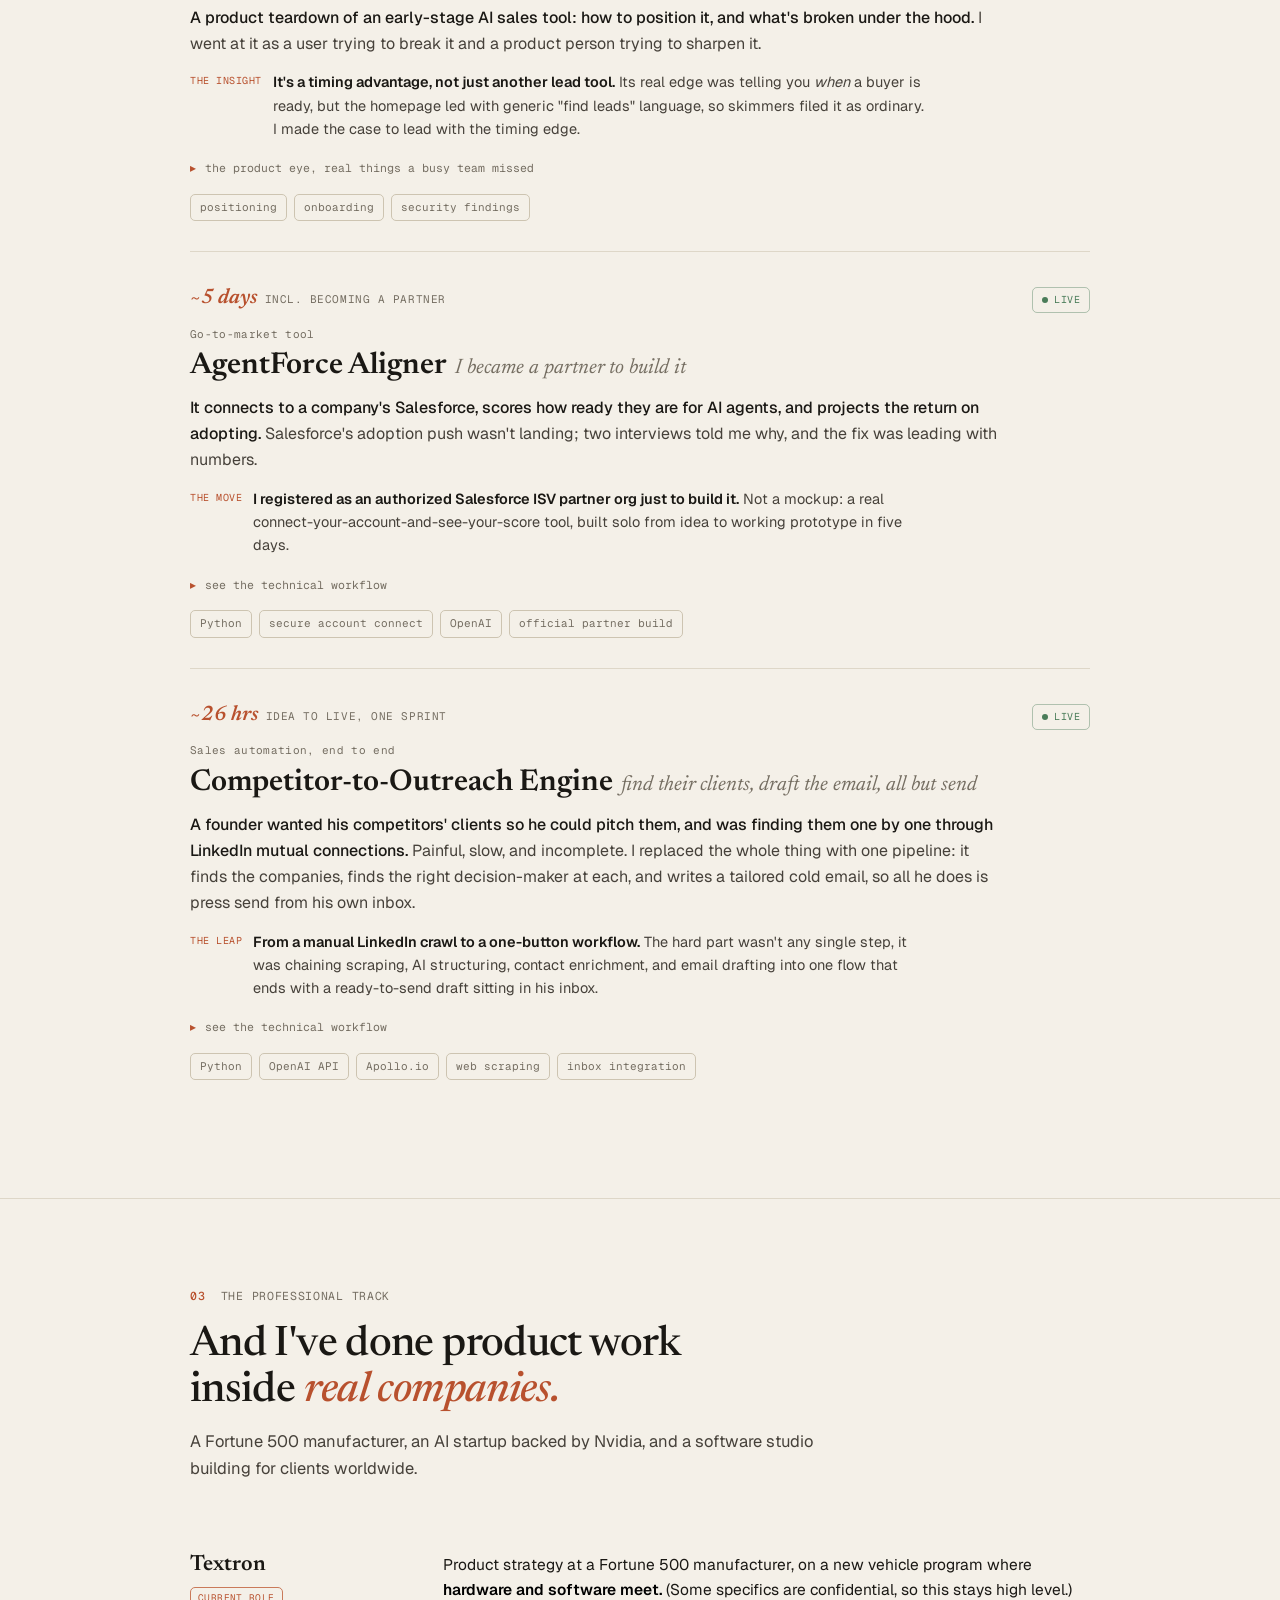
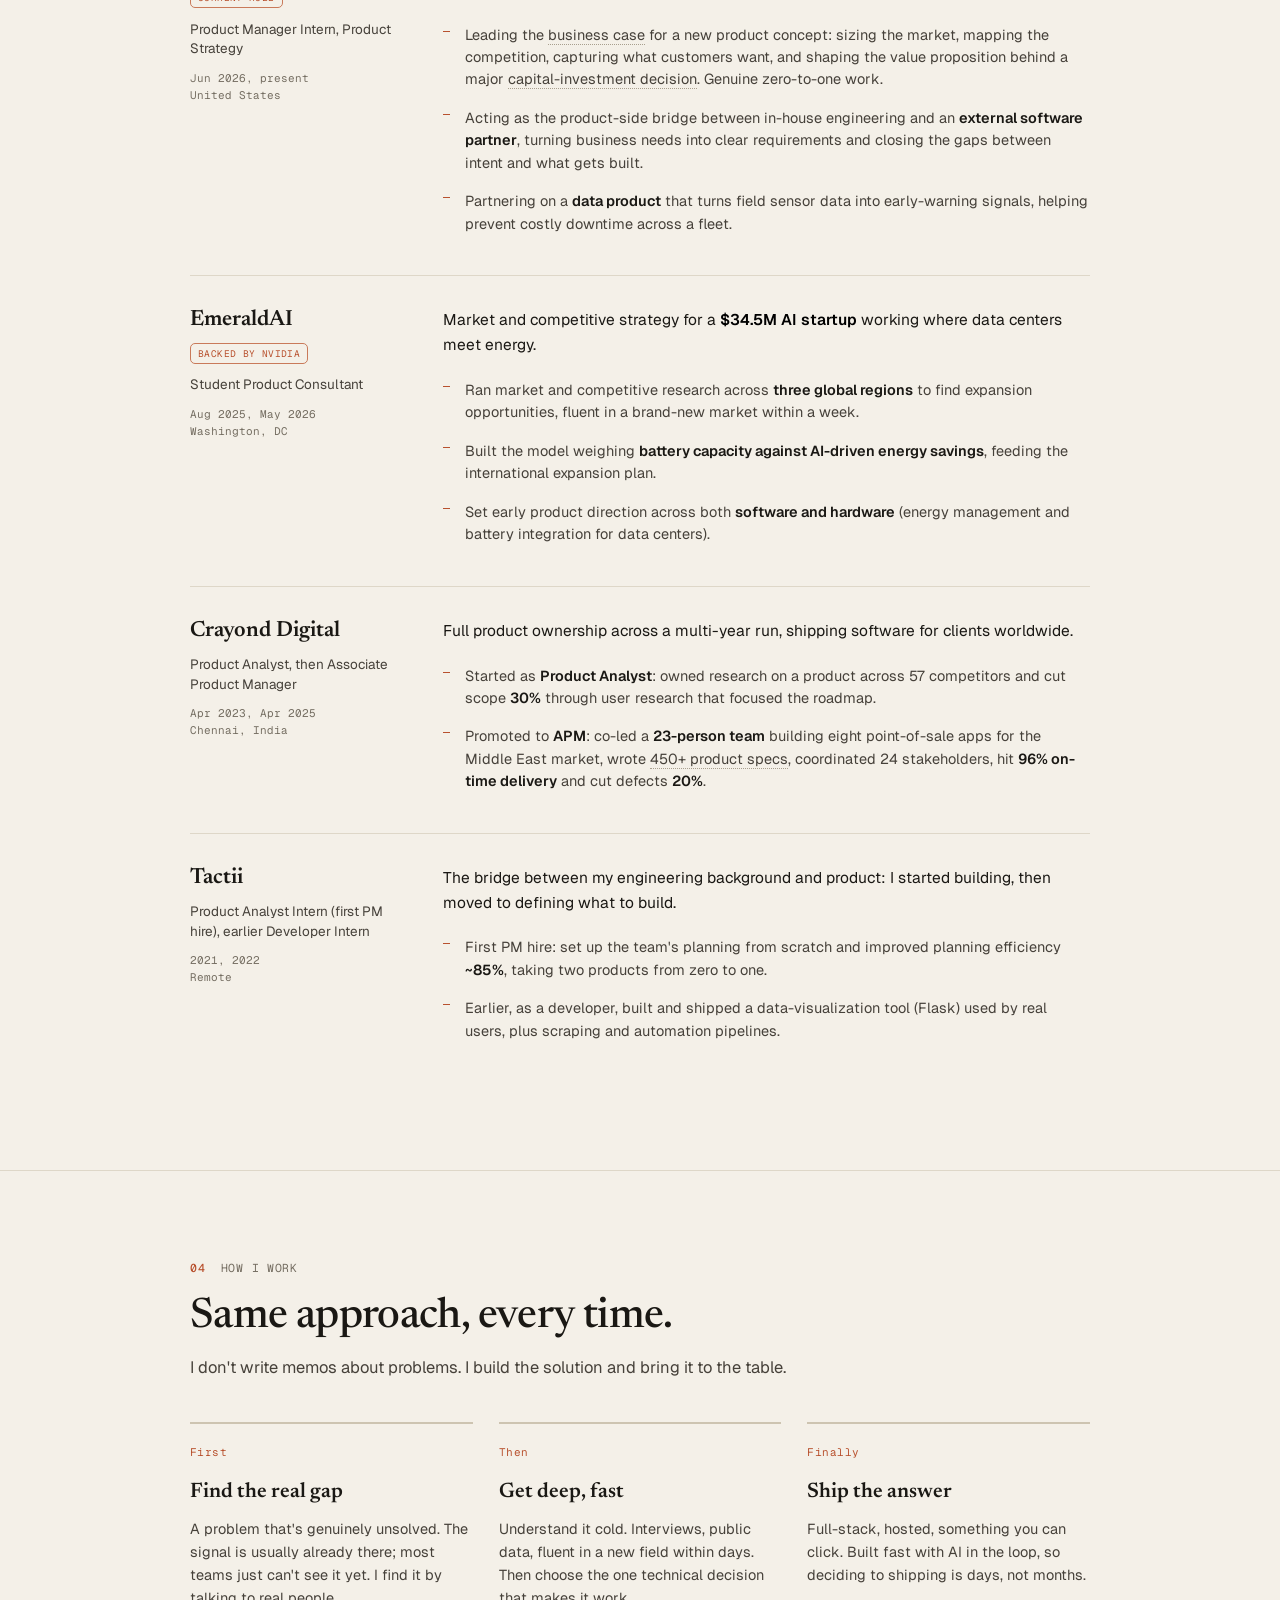
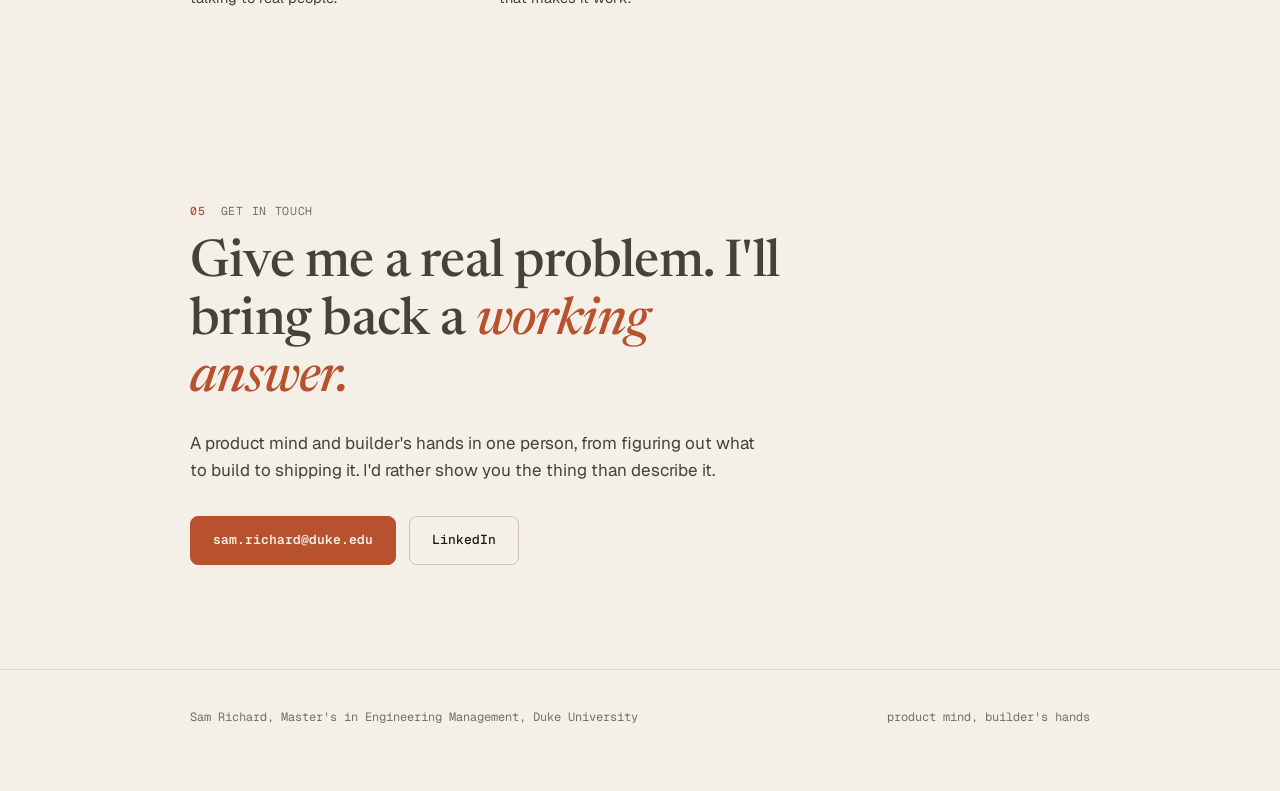
<file: index-old-backup.html>
<!DOCTYPE html>
<html lang="en">
<head>
<meta charset="UTF-8" />
<meta name="viewport" content="width=device-width, initial-scale=1.0" />
<title>Sam Richard, product mind, builder's hands</title>
<link rel="preconnect" href="https://fonts.googleapis.com">
<link rel="preconnect" href="https://fonts.gstatic.com" crossorigin>
<link href="https://fonts.googleapis.com/css2?family=Newsreader:ital,opsz,wght@0,6..72,400;0,6..72,500;0,6..72,600;1,6..72,400;1,6..72,500&family=Geist:wght@300;400;450;500;600&family=Geist+Mono:wght@400;500&display=swap" rel="stylesheet">
<style>
  :root{
    /* warm paper ground, near-black ink, one accent */
    --paper:#F4F0E8;
    --paper-1:#EFEAE0;
    --paper-2:#E7E1D4;
    --card:#FBF8F2;
    --line:#DED7C8;
    --line-2:#CDC4B1;
    --ink:#1A1814;
    --ink-2:#46413A;
    --ink-3:#756E62;
    --ink-4:#A89F8E;
    /* the one accent: deep terracotta/sienna, warm but serious */
    --acc:#B8512E;
    --acc-2:#9C4426;
    --acc-soft:#C97A5A;
    --ok:#4A7C59;
    --serif:'Newsreader',Georgia,serif;
    --sans:'Geist',system-ui,sans-serif;
    --mono:'Geist Mono',ui-monospace,monospace;
  }
  *{box-sizing:border-box;margin:0;padding:0;}
  html{scroll-behavior:smooth;-webkit-text-size-adjust:100%;}
  body{background:var(--paper);color:var(--ink);font-family:var(--sans);font-weight:400;line-height:1.6;
    -webkit-font-smoothing:antialiased;overflow-x:hidden;}
  a{color:inherit;text-decoration:none;}
  ::selection{background:var(--acc);color:var(--paper);}
  .wrap{max-width:980px;margin:0 auto;padding:0 40px;}
  @media(max-width:640px){.wrap{padding:0 24px;}}

  /* nav */
  nav.bar{position:sticky;top:0;z-index:40;backdrop-filter:blur(12px);
    background:rgba(244,240,232,.8);border-bottom:1px solid var(--line);}
  nav.bar .wrap{display:flex;align-items:center;justify-content:space-between;height:64px;}
  .logo{font-family:var(--serif);font-size:19px;font-weight:600;letter-spacing:-.01em;display:flex;gap:9px;align-items:center;}
  .logo .p{width:6px;height:6px;border-radius:50%;background:var(--acc);}
  .navr{display:flex;gap:28px;font-family:var(--mono);font-size:12.5px;color:var(--ink-3);}
  .navr a{transition:.2s;}.navr a:hover{color:var(--ink);}
  .navr a.cta{color:var(--acc);}
  @media(max-width:640px){.navr a:not(.cta){display:none;}}

  /* hero */
  .hero{padding:108px 0 84px;}
  .kick{font-family:var(--mono);font-size:12px;letter-spacing:.06em;color:var(--ink-3);text-transform:uppercase;margin-bottom:28px;}
  h1.head{font-family:var(--serif);font-weight:500;font-size:clamp(46px,7.6vw,88px);line-height:1.02;
    letter-spacing:-.02em;margin-bottom:28px;max-width:16ch;}
  h1.head em{font-style:italic;color:var(--acc);font-weight:500;}
  .lede{font-size:clamp(17px,2.1vw,21px);color:var(--ink-2);max-width:52ch;line-height:1.6;margin-bottom:36px;}
  .lede b{color:var(--ink);font-weight:500;}
  .cta{display:flex;gap:13px;flex-wrap:wrap;}
  .btn{font-family:var(--mono);font-size:13px;font-weight:500;padding:13px 22px;border-radius:8px;
    border:1px solid var(--line-2);color:var(--ink);background:transparent;transition:.18s;display:inline-flex;gap:8px;align-items:center;}
  .btn:hover{border-color:var(--ink);}
  .btn.p{background:var(--acc);color:var(--paper);border-color:var(--acc);font-weight:600;}
  .btn.p:hover{background:var(--acc-2);}

  /* identity duo */
  .duo{margin-top:56px;display:grid;grid-template-columns:1fr 1fr;gap:24px;}
  .duo .d{padding-top:20px;border-top:2px solid var(--ink);}
  .duo .d .lab{font-family:var(--mono);font-size:11px;letter-spacing:.05em;text-transform:uppercase;color:var(--acc);margin-bottom:11px;}
  .duo .d h3{font-family:var(--serif);font-size:21px;font-weight:600;margin-bottom:7px;line-height:1.2;}
  .duo .d p{color:var(--ink-2);font-size:14.5px;line-height:1.55;}
  @media(max-width:600px){.duo{grid-template-columns:1fr;gap:28px;}}

  /* sections */
  section.S{padding:88px 0;border-top:1px solid var(--line);}
  .eye{font-family:var(--mono);font-size:11.5px;letter-spacing:.06em;text-transform:uppercase;color:var(--ink-3);margin-bottom:16px;}
  .eye b{color:var(--acc);font-weight:500;}
  .stt{font-family:var(--serif);font-size:clamp(28px,4vw,42px);line-height:1.1;letter-spacing:-.015em;margin-bottom:14px;max-width:22ch;font-weight:500;}
  .stt em{font-style:italic;color:var(--acc);}
  .ssub{color:var(--ink-2);max-width:60ch;font-size:16.5px;line-height:1.6;}

  /* builds, cut hard */
  .plist{margin-top:40px;}
  .proj{padding:30px 0;border-top:1px solid var(--line);}
  .proj:first-child{border-top:none;}
  .phead{display:flex;justify-content:space-between;align-items:baseline;gap:18px;margin-bottom:12px;}
  .phead .l{min-width:0;}
  .pcat{font-family:var(--mono);font-size:11px;color:var(--ink-3);letter-spacing:.03em;margin-bottom:7px;}
  .ptitle{font-family:var(--serif);font-size:clamp(23px,2.8vw,30px);font-weight:600;line-height:1.1;}
  .ptitle .tag{font-style:italic;font-weight:400;color:var(--ink-3);font-size:.7em;margin-left:8px;}
  .pstat{font-family:var(--mono);font-size:10px;letter-spacing:.05em;color:var(--ok);white-space:nowrap;
    border:1px solid rgba(74,124,89,.4);border-radius:5px;padding:4px 9px;display:inline-flex;gap:6px;align-items:center;flex-shrink:0;}
  .pstat .dot{width:6px;height:6px;border-radius:50%;background:var(--ok);}

  .spark{font-size:16px;line-height:1.62;color:var(--ink-2);margin-bottom:14px;max-width:74ch;}
  .spark b{color:var(--ink);font-weight:500;}
  .proofline{font-size:14.5px;line-height:1.6;color:var(--ink-2);max-width:74ch;display:flex;gap:11px;}
  .proofline .k{font-family:var(--mono);font-size:10px;letter-spacing:.05em;text-transform:uppercase;color:var(--acc);white-space:nowrap;padding-top:3px;flex-shrink:0;}
  .proofline b{color:var(--ink);font-weight:600;}

  details.more{margin-top:14px;}
  details.more summary{list-style:none;cursor:pointer;font-family:var(--mono);font-size:11.5px;color:var(--ink-3);display:inline-flex;gap:9px;align-items:center;user-select:none;transition:color .15s;}
  details.more summary:hover{color:var(--acc);}
  details.more summary::-webkit-details-marker{display:none;}
  details.more .car{color:var(--acc);transition:.2s;}details.more[open] .car{transform:rotate(90deg);}
  details.more .in{padding:14px 0 4px;max-width:74ch;}
  details.more ul{list-style:none;}
  details.more li{position:relative;padding:7px 0 7px 20px;color:var(--ink-2);font-size:14px;line-height:1.55;}
  details.more li::before{content:"";position:absolute;left:0;top:14px;width:7px;height:1px;background:var(--acc);}
  details.more li b{color:var(--ink);font-weight:500;}
  .chips{display:flex;flex-wrap:wrap;gap:7px;margin-top:14px;}
  .chip{font-family:var(--mono);font-size:11px;color:var(--ink-3);border:1px solid var(--line-2);border-radius:5px;padding:4px 9px;}

  /* experience */
  .xp{margin-top:40px;}
  .xrow{display:grid;grid-template-columns:215px 1fr;gap:38px;padding:32px 0;border-top:1px solid var(--line);}
  .xrow:first-child{border-top:none;}
  .xleft .co{font-family:var(--serif);font-size:22px;font-weight:600;line-height:1.15;}
  .xleft .b2{display:inline-block;font-family:var(--mono);font-size:9.5px;letter-spacing:.04em;color:var(--acc);
    border:1px solid var(--acc-soft);border-radius:5px;padding:2px 7px;margin-top:9px;}
  .xleft .role{color:var(--ink-2);font-size:13.5px;margin-top:11px;line-height:1.45;}
  .xleft .meta{font-family:var(--mono);font-size:11px;color:var(--ink-3);margin-top:11px;line-height:1.55;}
  .xright .desc{color:var(--ink);font-size:15.5px;line-height:1.6;margin-bottom:13px;}
  .xright .desc b{color:#000;font-weight:600;}
  .xright ul{list-style:none;}
  .xright li{position:relative;padding:8px 0 8px 22px;color:var(--ink-2);font-size:14.5px;line-height:1.55;}
  .xright li::before{content:"";position:absolute;left:0;top:15px;width:7px;height:1px;background:var(--acc);}
  .xright li b{color:var(--ink);font-weight:600;}
  @media(max-width:680px){.xrow{grid-template-columns:1fr;gap:14px;}}

  /* approach */
  .how{display:grid;grid-template-columns:repeat(3,1fr);gap:26px;margin-top:42px;}
  .hc{padding-top:20px;border-top:2px solid var(--line-2);}
  .hc .st{font-family:var(--mono);font-size:11px;color:var(--acc);letter-spacing:.04em;margin-bottom:14px;}
  .hc h4{font-family:var(--serif);font-size:21px;font-weight:600;margin-bottom:9px;}
  .hc p{color:var(--ink-2);font-size:14.5px;line-height:1.58;}
  @media(max-width:760px){.how{grid-template-columns:1fr;gap:28px;}}

  /* closer */
  .closer{padding:104px 0;}
  .closer .big{font-family:var(--serif);font-size:clamp(30px,4.6vw,52px);line-height:1.1;letter-spacing:-.015em;max-width:20ch;margin-bottom:22px;font-weight:500;}
  .closer .big em{font-style:italic;color:var(--acc);}
  .closer p{color:var(--ink-2);max-width:52ch;font-size:17px;line-height:1.6;margin-bottom:32px;}
  footer{padding:38px 0 64px;border-top:1px solid var(--line);}
  footer .wrap{display:flex;justify-content:space-between;flex-wrap:wrap;gap:12px;font-family:var(--mono);font-size:12px;color:var(--ink-3);}

  /* build-time metric lead */
  .buildtime{font-family:var(--mono);font-size:11px;letter-spacing:.04em;display:inline-flex;align-items:baseline;gap:8px;margin-bottom:10px;}
  .buildtime .big{font-family:var(--serif);font-size:21px;font-weight:600;color:var(--acc);font-style:italic;letter-spacing:-.01em;}
  .buildtime .lbl{color:var(--ink-3);text-transform:uppercase;letter-spacing:.05em;}

  /* technical workflow inside 'more' */
  .wf{margin:4px 0;}
  .wf .wfh{font-family:var(--mono);font-size:10px;letter-spacing:.06em;text-transform:uppercase;color:var(--ink-3);margin-bottom:13px;}
  .wfstep{display:grid;grid-template-columns:22px 1fr;gap:13px;position:relative;padding-bottom:15px;}
  .wfstep:last-child{padding-bottom:0;}
  .wfstep .nn{font-family:var(--mono);font-size:11px;color:var(--acc);padding-top:1px;}
  .wfstep::before{content:"";position:absolute;left:6px;top:18px;bottom:0;width:1px;background:var(--line-2);}
  .wfstep:last-child::before{display:none;}
  .wfstep .wt{font-size:13.5px;line-height:1.52;color:var(--ink-2);}
  .wfstep .wt b{color:var(--ink);font-weight:600;}
  .wfstep .wt code{font-family:var(--mono);font-size:12px;background:var(--paper-2);padding:1px 5px;border-radius:4px;color:var(--ink);}

  /* product / builder timeline */
  .tl{margin-top:42px;}
  .tlrow{display:grid;grid-template-columns:128px 1fr;gap:24px;align-items:center;padding:13px 0;}
  .tlrow .tlab{font-family:var(--serif);font-size:18px;font-weight:600;}
  .tlrow .tlab .yr{display:block;font-family:var(--mono);font-size:11px;color:var(--acc);font-weight:400;margin-top:3px;}
  .tlbar{position:relative;height:36px;background:var(--paper-2);border:1px solid var(--line);border-radius:7px;}
  .tlfill{position:absolute;top:-1px;bottom:-1px;border-radius:7px;display:flex;align-items:center;padding:0 14px;
    font-family:var(--mono);font-size:11px;color:var(--paper);white-space:nowrap;}
  .tlfill.prod{background:var(--acc);}
  .tlfill.build{background:var(--ink);}
  .tlaxis{display:grid;grid-template-columns:128px 1fr;gap:24px;margin-top:8px;}
  .tlaxis .yrs{display:flex;justify-content:space-between;font-family:var(--mono);font-size:10.5px;color:var(--ink-4);}
  .tlnote{margin-top:22px;color:var(--ink-2);font-size:15px;line-height:1.6;max-width:62ch;}
  .tlnote b{color:var(--ink);font-weight:600;}
  @media(max-width:560px){.tlrow,.tlaxis{grid-template-columns:74px 1fr;gap:14px;}.tlrow .tlab{font-size:15px;}}

  /* jargon tooltip */
  .jt{border-bottom:1px dotted var(--ink-4);cursor:help;position:relative;}
  .jt .pop{position:absolute;bottom:140%;left:50%;transform:translateX(-50%) translateY(4px);
    background:var(--ink);color:var(--paper);border-radius:8px;padding:9px 12px;
    font-family:var(--sans);font-size:12.5px;line-height:1.45;width:230px;
    opacity:0;visibility:hidden;transition:.18s;z-index:20;box-shadow:0 12px 30px -10px rgba(0,0,0,.3);text-transform:none;letter-spacing:normal;font-weight:400;}
  .jt:hover .pop,.jt:focus .pop{opacity:1;visibility:visible;transform:translateX(-50%) translateY(0);}
  .jt .pop::after{content:"";position:absolute;top:100%;left:50%;transform:translateX(-50%);border:6px solid transparent;border-top-color:var(--ink);}

  .rv{opacity:0;transform:translateY(16px);transition:.7s cubic-bezier(.2,.7,.2,1);}
  .rv.in{opacity:1;transform:none;}
  @media(prefers-reduced-motion:reduce){.rv{opacity:1;transform:none;transition:none;}html{scroll-behavior:auto;}}
  :focus-visible{outline:2px solid var(--acc);outline-offset:3px;border-radius:4px;}
</style>
</head>
<body>

<nav class="bar">
  <div class="wrap">
    <div class="logo"><span class="p"></span>Sam Richard</div>
    <div class="navr">
      <a href="#work">builds</a><a href="#experience">experience</a><a href="#approach">how i work</a><a class="cta" href="#contact">contact</a>
    </div>
  </div>
</nav>

<header class="hero">
  <div class="wrap">
    <div class="kick">Product manager who builds, Duke University</div>
    <h1 class="head">A product mind with <em>builder's hands.</em></h1>
    <p class="lede">I do the product thinking <b>and</b> ship the code. I find a problem worth solving, get to the bottom of it, and turn it into a <b>working product</b> you can click, often in a matter of days.</p>
    <div class="cta">
      <a class="btn p" href="#work">See the builds</a>
      <a class="btn" href="#experience">Where I've worked</a>
    </div>
    <div class="duo">
      <div class="d">
        <div class="lab">The product side</div>
        <h3>Figure out what to build</h3>
        <p>Customer interviews, positioning, prioritization, the go/no-go case. The judgment about what's worth building, and why.</p>
      </div>
      <div class="d">
        <div class="lab">The builder side</div>
        <h3>Then actually build it</h3>
        <p>Full-stack and hosted, with real integrations and AI under the hood. Not a slide deck, the thing itself.</p>
      </div>
    </div>
  </div>
</header>

<!-- TIMELINE -->
<section class="S" id="timeline">
  <div class="wrap">
    <div class="eye"><b>01</b> &nbsp;The short version</div>
    <h2 class="stt rv">Four years doing product. Five years <em>building.</em></h2>
    <p class="ssub rv">Not new to either. I started as an engineer, moved into product, and never stopped writing code, which is why I can do both halves of the job today.</p>
    <div class="tl rv">
      <div class="tlrow">
        <div class="tlab">Product<span class="yr">~4 years</span></div>
        <div class="tlbar"><div class="tlfill prod" style="left:20%;right:0;">2022 to now</div></div>
      </div>
      <div class="tlrow">
        <div class="tlab">Building<span class="yr">~5 years</span></div>
        <div class="tlbar"><div class="tlfill build" style="left:0;right:0;">2021 to now</div></div>
      </div>
      <div class="tlaxis">
        <div></div>
        <div class="yrs"><span>2021</span><span>2022</span><span>2023</span><span>2024</span><span>2025</span><span>2026</span></div>
      </div>
    </div>
    <p class="tlnote rv">Engineering came first (Flask apps, automation, a shipped data tool). Then product: analyst, then product manager, across a startup, an Nvidia-backed company, and a Fortune 500. The two have run together ever since, and lately I've fused them, shipping full products solo.</p>
  </div>
</section>

<!-- BUILDS -->
<section class="S" id="work">
  <div class="wrap">
    <div class="eye"><b>02</b> &nbsp;The builds</div>
    <h2 class="stt rv">Six problems. Six <em>working answers.</em></h2>
    <p class="ssub rv">Mostly built solo in a single continuous sprint, end to end, and live right now. The time it took is right up front. Open any to see the technical workflow.</p>

    <div class="plist">

      <div class="proj rv">
        <div class="phead">
          <div class="l">
            <div class="buildtime"><span class="big">~12 hrs</span><span class="lbl">idea to live, one sprint</span></div>
            <div class="pcat">Search visibility for the AI era</div>
            <div class="ptitle">AEO Audit Tool<span class="tag">does an AI name you?</span></div>
          </div>
          <span class="pstat"><span class="dot"></span>LIVE</span>
        </div>
        <p class="spark"><b>It tells a company whether ChatGPT and Gemini name them when buyers ask, and scores them red, yellow, or green.</b> Search is moving from Google to AI engines, and whoever the AI names in its answer wins the customer. No one had a way to measure it, so I built one.</p>
        <p class="proofline"><span class="k">The hard call</span><span><b>Rule-based scoring, not asking an AI to grade.</b> Asking GPT-4 each time is slower, pricier, and answers differently every run. Rules make it free, instant, and identical every time.</span></p>
        <details class="more"><summary><span class="car">&#9656;</span>see the technical workflow</summary><div class="in">
          <div class="wf">
            <div class="wfh">How a scan runs, end to end</div>
            <div class="wfstep"><span class="nn">01</span><span class="wt"><b>Take a real buying question</b> like "best office space platform in SF" and fan it out to both AI engines at once.</span></div>
            <div class="wfstep"><span class="nn">02</span><span class="wt"><b>Call GPT-4o and Gemini in parallel,</b> each with live web access, so total time is the slower of the two (~8s), not the sum (~16s).</span></div>
            <div class="wfstep"><span class="nn">03</span><span class="wt"><b>Score each answer with rules,</b> matching company names, addresses, and pricing against curated lists and patterns. Zero AI cost, millisecond result, identical every run.</span></div>
            <div class="wfstep"><span class="nn">04</span><span class="wt"><b>Parse the page's hidden <span class="jt">structured data<span class="pop">The machine-readable labels in a page's code that tell an AI what a business is and sells. Most sites get this wrong.</span></span></b> from raw HTML, tolerating broken markup instead of crashing, to see what an AI engine can actually read.</span></div>
            <div class="wfstep"><span class="nn">05</span><span class="wt"><b>Return a red / yellow / green scoreboard</b> plus the exact <code>&lt;head&gt;</code> code snippet to fix what's missing.</span></div>
          </div>
        </div></details>
        <div class="chips"><span class="chip">Next.js</span><span class="chip">TypeScript</span><span class="chip">GPT-4o</span><span class="chip">Gemini</span><span class="chip">type-safe API</span></div>
      </div>

      <div class="proj rv">
        <div class="phead">
          <div class="l">
            <div class="buildtime"><span class="big">~38 hrs</span><span class="lbl">idea to live, one sprint</span></div>
            <div class="pcat">Hiring quality</div>
            <div class="ptitle">AI Recruiter Coach<span class="tag">interview quality, made visible</span></div>
          </div>
          <span class="pstat"><span class="dot"></span>LIVE</span>
        </div>
        <p class="spark"><b>It turns recorded recruiter interviews into automatic coaching and a quality score managers can finally see.</b> The data sits in every call, and nobody was turning it into feedback, so I built the system that does.</p>
        <p class="proofline"><span class="k">The hard call</span><span><b>Fully automatic, but with a human in the loop.</b> Everything runs itself the second a call ends, yet a person reviews before anything reaches the recruiter, because hiring is too sensitive to fully automate.</span></p>
        <details class="more"><summary><span class="car">&#9656;</span>see the technical workflow</summary><div class="in">
          <div class="wf">
            <div class="wfh">From finished call to coaching</div>
            <div class="wfstep"><span class="nn">01</span><span class="wt"><b>A call ends and fires a webhook,</b> so the system reacts instantly with no manual upload.</span></div>
            <div class="wfstep"><span class="nn">02</span><span class="wt"><b>Pull the recording and transcribe it,</b> storing a timestamped transcript.</span></div>
            <div class="wfstep"><span class="nn">03</span><span class="wt"><b>Run an AI evaluation</b> for an interview score, strengths, and improvement areas, and flag any sensitive or non-compliant questions.</span></div>
            <div class="wfstep"><span class="nn">04</span><span class="wt"><b>Route to the hiring lead to review</b> before the recruiter sees it, then track how each recruiter improves over time.</span></div>
          </div>
        </div></details>
        <div class="chips"><span class="chip">Next.js</span><span class="chip">Postgres</span><span class="chip">OpenAI</span><span class="chip">webhook capture</span></div>
      </div>

      <div class="proj rv">
        <div class="phead">
          <div class="l">
            <div class="buildtime"><span class="big">~7 hrs</span><span class="lbl">idea to live, one sprint</span></div>
            <div class="pcat">Full-stack proof</div>
            <div class="ptitle">Image Transform Service<span class="tag">empty repo to hosted product</span></div>
          </div>
          <span class="pstat"><span class="dot"></span>LIVE</span>
        </div>
        <p class="spark"><b>Upload an image, get back a processed, hosted version with a link to share.</b> A clean test of taking something from empty repo to a tool that feels finished, not a coding exercise.</p>
        <p class="proofline"><span class="k">The point</span><span><b>End to end, with the polish that says finished.</b> Every loading and failure case handled, live and hosted, code public. Here's the link, go press the button.</span></p>
        <details class="more"><summary><span class="car">&#9656;</span>see the technical workflow</summary><div class="in">
          <div class="wf">
            <div class="wfh">Upload to shareable link</div>
            <div class="wfstep"><span class="nn">01</span><span class="wt"><b>Accept an image</b> (PNG, JPEG, or WEBP) with clear progress feedback.</span></div>
            <div class="wfstep"><span class="nn">02</span><span class="wt"><b>Run the pipeline:</b> automatic background removal, then a transform.</span></div>
            <div class="wfstep"><span class="nn">03</span><span class="wt"><b>Host the result and return a shareable URL,</b> with the option to regenerate, swap, or delete in-app.</span></div>
          </div>
        </div></details>
        <div class="chips"><span class="chip">full-stack</span><span class="chip">image API</span><span class="chip">hosted storage</span><span class="chip">shareable links</span></div>
      </div>

      <div class="proj rv">
        <div class="phead">
          <div class="l">
            <div class="buildtime"><span class="big">4 months</span><span class="lbl">ongoing strategy work</span></div>
            <div class="pcat">Positioning &amp; product critique</div>
            <div class="ptitle">NextLM<span class="tag">sharpening an AI product</span></div>
          </div>
          <span class="pstat"><span class="dot"></span>LIVE</span>
        </div>
        <p class="spark"><b>A product teardown of an early-stage AI sales tool: how to position it, and what's broken under the hood.</b> I went at it as a user trying to break it and a product person trying to sharpen it.</p>
        <p class="proofline"><span class="k">The insight</span><span><b>It's a timing advantage, not just another lead tool.</b> Its real edge was telling you <i>when</i> a buyer is ready, but the homepage led with generic "find leads" language, so skimmers filed it as ordinary. I made the case to lead with the timing edge.</span></p>
        <details class="more"><summary><span class="car">&#9656;</span>the product eye, real things a busy team missed</summary><div class="in"><ul>
          <li><b>Gated data leaking</b> out through an export path.</li>
          <li><b>A login flow reporting success</b> for email addresses that were never registered.</li>
          <li><b>Data that claimed to be current</b> but didn't match reality, all found by using the product carefully and writing it up clearly.</li>
        </ul></div></details>
        <div class="chips"><span class="chip">positioning</span><span class="chip">onboarding</span><span class="chip">security findings</span></div>
      </div>

      <div class="proj rv">
        <div class="phead">
          <div class="l">
            <div class="buildtime"><span class="big">~5 days</span><span class="lbl">incl. becoming a partner</span></div>
            <div class="pcat">Go-to-market tool</div>
            <div class="ptitle">AgentForce Aligner<span class="tag">I became a partner to build it</span></div>
          </div>
          <span class="pstat"><span class="dot"></span>LIVE</span>
        </div>
        <p class="spark"><b>It connects to a company's Salesforce, scores how ready they are for AI agents, and projects the return on adopting.</b> Salesforce's adoption push wasn't landing; two interviews told me why, and the fix was leading with numbers.</p>
        <p class="proofline"><span class="k">The move</span><span><b>I registered as an authorized Salesforce ISV partner org just to build it.</b> Not a mockup: a real connect-your-account-and-see-your-score tool, built solo from idea to working prototype in five days.</span></p>
        <details class="more"><summary><span class="car">&#9656;</span>see the technical workflow</summary><div class="in">
          <div class="wf">
            <div class="wfh">Connect to ROI projection</div>
            <div class="wfstep"><span class="nn">01</span><span class="wt"><b>A rep connects the company's Salesforce</b> with a secure account link in seconds.</span></div>
            <div class="wfstep"><span class="nn">02</span><span class="wt"><b>Read the org's data and score readiness,</b> surfacing exactly what's too messy for the AI to perform on.</span></div>
            <div class="wfstep"><span class="nn">03</span><span class="wt"><b>List the specific fixes</b> that would make the AI agents shine, then <b>project the ROI</b> of adopting so the decision leads with numbers.</span></div>
          </div>
        </div></details>
        <div class="chips"><span class="chip">Python</span><span class="chip">secure account connect</span><span class="chip">OpenAI</span><span class="chip">official partner build</span></div>
      </div>

      <div class="proj rv">
        <div class="phead">
          <div class="l">
            <div class="buildtime"><span class="big">~26 hrs</span><span class="lbl">idea to live, one sprint</span></div>
            <div class="pcat">Sales automation, end to end</div>
            <div class="ptitle">Competitor-to-Outreach Engine<span class="tag">find their clients, draft the email, all but send</span></div>
          </div>
          <span class="pstat"><span class="dot"></span>LIVE</span>
        </div>
        <p class="spark"><b>A founder wanted his competitors' clients so he could pitch them, and was finding them one by one through LinkedIn mutual connections.</b> Painful, slow, and incomplete. I replaced the whole thing with one pipeline: it finds the companies, finds the right decision-maker at each, and writes a tailored cold email, so all he does is press send from his own inbox.</p>
        <p class="proofline"><span class="k">The leap</span><span><b>From a manual LinkedIn crawl to a one-button workflow.</b> The hard part wasn't any single step, it was chaining scraping, AI structuring, contact enrichment, and email drafting into one flow that ends with a ready-to-send draft sitting in his inbox.</span></p>
        <details class="more"><summary><span class="car">&#9656;</span>see the technical workflow</summary><div class="in">
          <div class="wf">
            <div class="wfh">Competitor name to ready-to-send email</div>
            <div class="wfstep"><span class="nn">01</span><span class="wt"><b>Crawl a competitor's site and public footprint</b> and pull the raw content that hints at who their clients are.</span></div>
            <div class="wfstep"><span class="nn">02</span><span class="wt"><b>Use the OpenAI API to structure the mess</b> into clean target-company records, the step that turns scattered HTML into a real list.</span></div>
            <div class="wfstep"><span class="nn">03</span><span class="wt"><b>Find the right decision-maker with Apollo,</b> enriching each company with the exact person, their title, and a verified work email.</span></div>
            <div class="wfstep"><span class="nn">04</span><span class="wt"><b>Generate a tailored cold email per contact</b> with the OpenAI API, written to the specific person and company, not a template blast.</span></div>
            <div class="wfstep"><span class="nn">05</span><span class="wt"><b>Drop each draft straight into his inbox,</b> addressed and ready. The only human step left is pressing send.</span></div>
          </div>
        </div></details>
        <div class="chips"><span class="chip">Python</span><span class="chip">OpenAI API</span><span class="chip">Apollo.io</span><span class="chip">web scraping</span><span class="chip">inbox integration</span></div>
      </div>

    </div>
  </div>
</section>

<!-- EXPERIENCE -->
<section class="S" id="experience">
  <div class="wrap">
    <div class="eye"><b>03</b> &nbsp;The professional track</div>
    <h2 class="stt rv">And I've done product work inside <em>real companies.</em></h2>
    <p class="ssub rv">A Fortune 500 manufacturer, an AI startup backed by Nvidia, and a software studio building for clients worldwide.</p>

    <div class="xp">
      <div class="xrow rv">
        <div class="xleft">
          <div class="co">Textron</div>
          <div class="b2">CURRENT ROLE</div>
          <div class="role">Product Manager Intern, Product Strategy</div>
          <div class="meta">Jun 2026, present<br>United States</div>
        </div>
        <div class="xright">
          <p class="desc">Product strategy at a Fortune 500 manufacturer, on a new vehicle program where <b>hardware and software meet.</b> (Some specifics are confidential, so this stays high level.)</p>
          <ul>
            <li>Leading the <span class="jt">business case<span class="pop">A structured argument for whether the company should invest in building a product: market, competition, what customers want, and whether the numbers justify it.</span></span> for a new product concept: sizing the market, mapping the competition, capturing what customers want, and shaping the value proposition behind a major <span class="jt">capital-investment decision<span class="pop">Whether the company commits significant money to develop the product. The kind of call that needs evidence, not a hunch.</span></span>. Genuine zero-to-one work.</li>
            <li>Acting as the product-side bridge between in-house engineering and an <b>external software partner</b>, turning business needs into clear requirements and closing the gaps between intent and what gets built.</li>
            <li>Partnering on a <b>data product</b> that turns field sensor data into early-warning signals, helping prevent costly downtime across a fleet.</li>
          </ul>
        </div>
      </div>

      <div class="xrow rv">
        <div class="xleft">
          <div class="co">EmeraldAI</div>
          <div class="b2">BACKED BY NVIDIA</div>
          <div class="role">Student Product Consultant</div>
          <div class="meta">Aug 2025, May 2026<br>Washington, DC</div>
        </div>
        <div class="xright">
          <p class="desc">Market and competitive strategy for a <b>$34.5M AI startup</b> working where data centers meet energy.</p>
          <ul>
            <li>Ran market and competitive research across <b>three global regions</b> to find expansion opportunities, fluent in a brand-new market within a week.</li>
            <li>Built the model weighing <b>battery capacity against AI-driven energy savings</b>, feeding the international expansion plan.</li>
            <li>Set early product direction across both <b>software and hardware</b> (energy management and battery integration for data centers).</li>
          </ul>
        </div>
      </div>

      <div class="xrow rv">
        <div class="xleft">
          <div class="co">Crayond Digital</div>
          <div class="role">Product Analyst, then Associate Product Manager</div>
          <div class="meta">Apr 2023, Apr 2025<br>Chennai, India</div>
        </div>
        <div class="xright">
          <p class="desc">Full product ownership across a multi-year run, shipping software for clients worldwide.</p>
          <ul>
            <li>Started as <b>Product Analyst</b>: owned research on a product across 57 competitors and cut scope <b>30%</b> through user research that focused the roadmap.</li>
            <li>Promoted to <b>APM</b>: co-led a <b>23-person team</b> building eight point-of-sale apps for the Middle East market, wrote <span class="jt">450+ product specs<span class="pop">PRDs, BRDs, and MRDs: the documents that define what gets built, why, and for whom. The blueprints engineering works from.</span></span>, coordinated 24 stakeholders, hit <b>96% on-time delivery</b> and cut defects <b>20%</b>.</li>
          </ul>
        </div>
      </div>

      <div class="xrow rv">
        <div class="xleft">
          <div class="co">Tactii</div>
          <div class="role">Product Analyst Intern (first PM hire), earlier Developer Intern</div>
          <div class="meta">2021, 2022<br>Remote</div>
        </div>
        <div class="xright">
          <p class="desc">The bridge between my engineering background and product: I started building, then moved to defining what to build.</p>
          <ul>
            <li>First PM hire: set up the team's planning from scratch and improved planning efficiency <b>~85%</b>, taking two products from zero to one.</li>
            <li>Earlier, as a developer, built and shipped a data-visualization tool (Flask) used by real users, plus scraping and automation pipelines.</li>
          </ul>
        </div>
      </div>
    </div>
  </div>
</section>

<!-- APPROACH -->
<section class="S" id="approach">
  <div class="wrap">
    <div class="eye"><b>04</b> &nbsp;How I work</div>
    <h2 class="stt rv">Same approach, every time.</h2>
    <p class="ssub rv">I don't write memos about problems. I build the solution and bring it to the table.</p>
    <div class="how">
      <div class="hc rv"><div class="st">First</div><h4>Find the real gap</h4><p>A problem that's genuinely unsolved. The signal is usually already there; most teams just can't see it yet. I find it by talking to real people.</p></div>
      <div class="hc rv"><div class="st">Then</div><h4>Get deep, fast</h4><p>Understand it cold. Interviews, public data, fluent in a new field within days. Then choose the one technical decision that makes it work.</p></div>
      <div class="hc rv"><div class="st">Finally</div><h4>Ship the answer</h4><p>Full-stack, hosted, something you can click. Built fast with AI in the loop, so deciding to shipping is days, not months.</p></div>
    </div>
  </div>
</section>

<!-- CLOSER -->
<section class="closer" id="contact">
  <div class="wrap">
    <div class="eye"><b>05</b> &nbsp;Get in touch</div>
    <p class="big rv">Give me a real problem. I'll bring back a <em>working answer.</em></p>
    <p class="rv">A product mind and builder's hands in one person, from figuring out what to build to shipping it. I'd rather show you the thing than describe it.</p>
    <div class="cta rv">
      <a class="btn p" href="mailto:sam.richard@duke.edu">sam.richard@duke.edu</a>
      <a class="btn" href="https://www.linkedin.com/in/sam-richard/" target="_blank" rel="noopener">LinkedIn</a>
    </div>
  </div>
</section>

<footer><div class="wrap"><span>Sam Richard, Master's in Engineering Management, Duke University</span><span>product mind, builder's hands</span></div></footer>

<script>
  const io=new IntersectionObserver((es)=>{es.forEach(e=>{if(e.isIntersecting){e.target.classList.add('in');io.unobserve(e.target);}})},{threshold:.1});
  document.querySelectorAll('.rv').forEach(el=>io.observe(el));
  document.querySelectorAll('.jt').forEach(el=>el.setAttribute('tabindex','0'));
</script>
</body>
</html>
</file>
